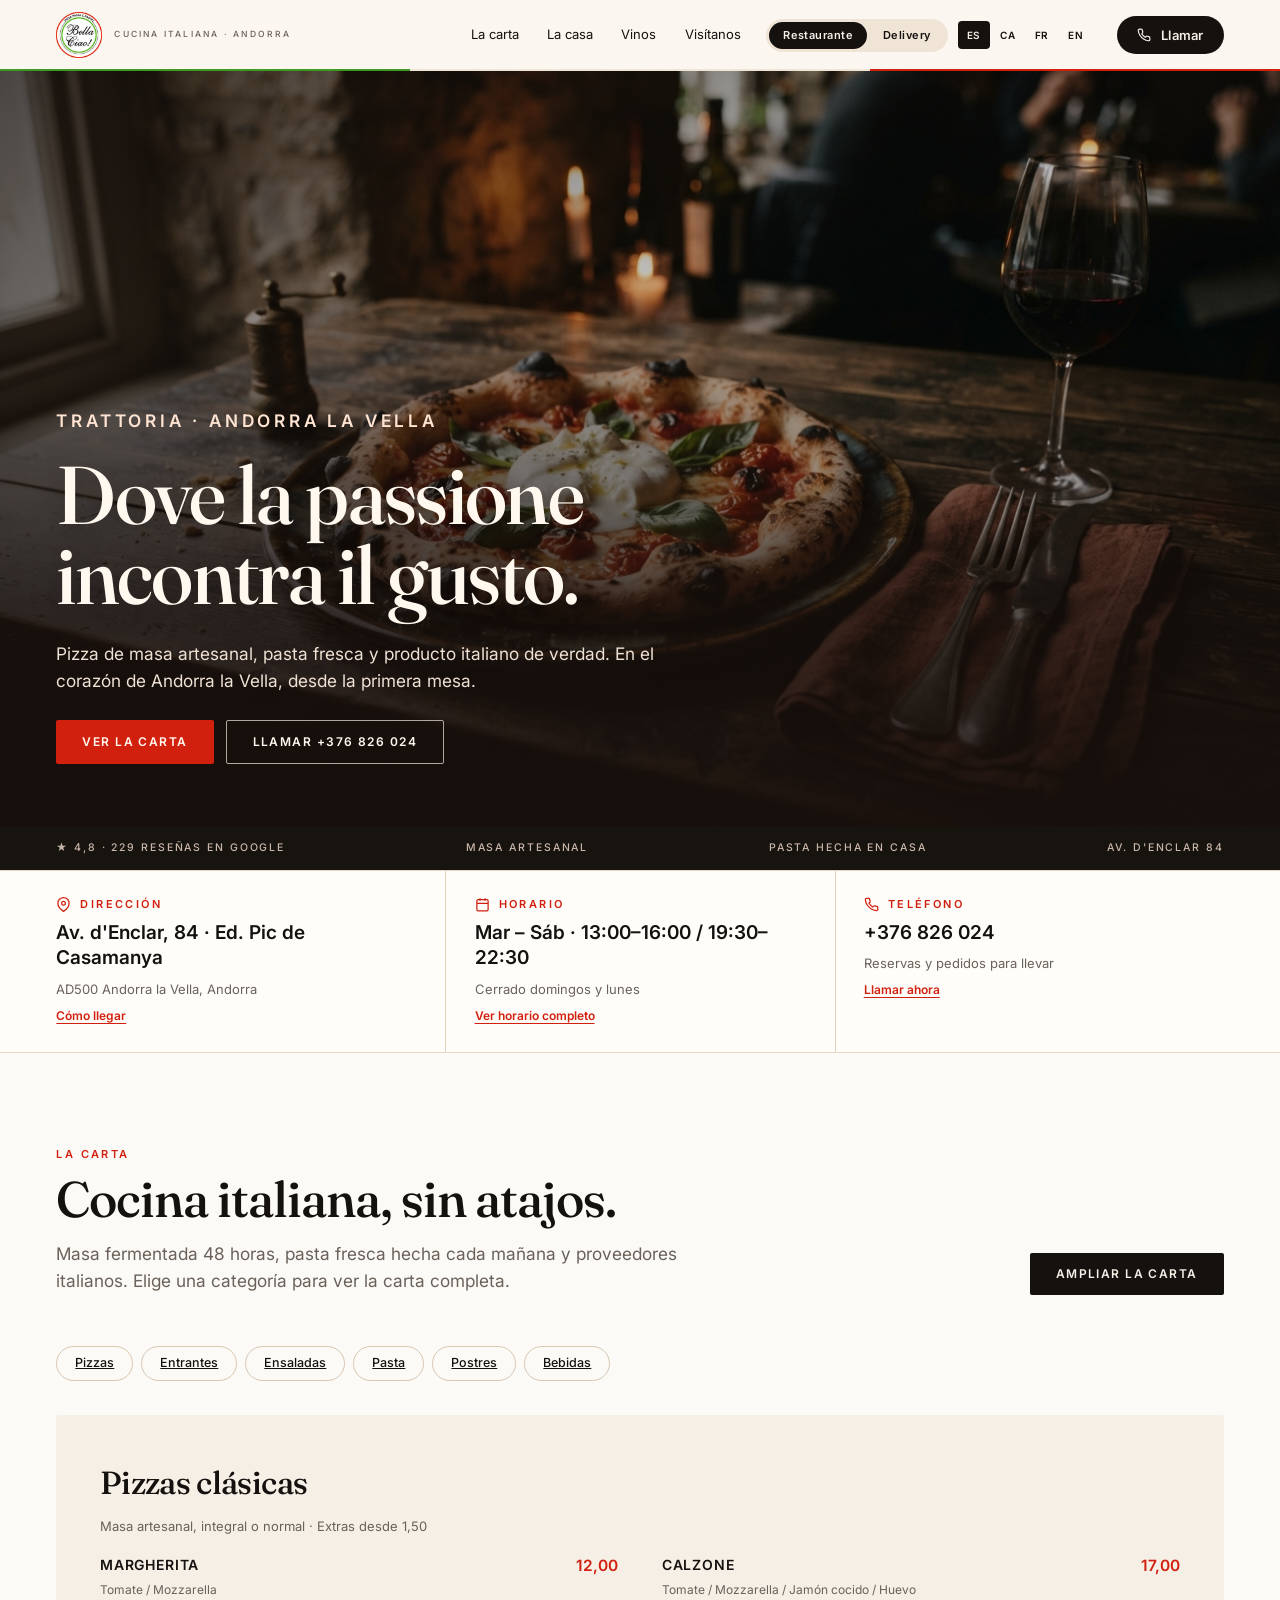
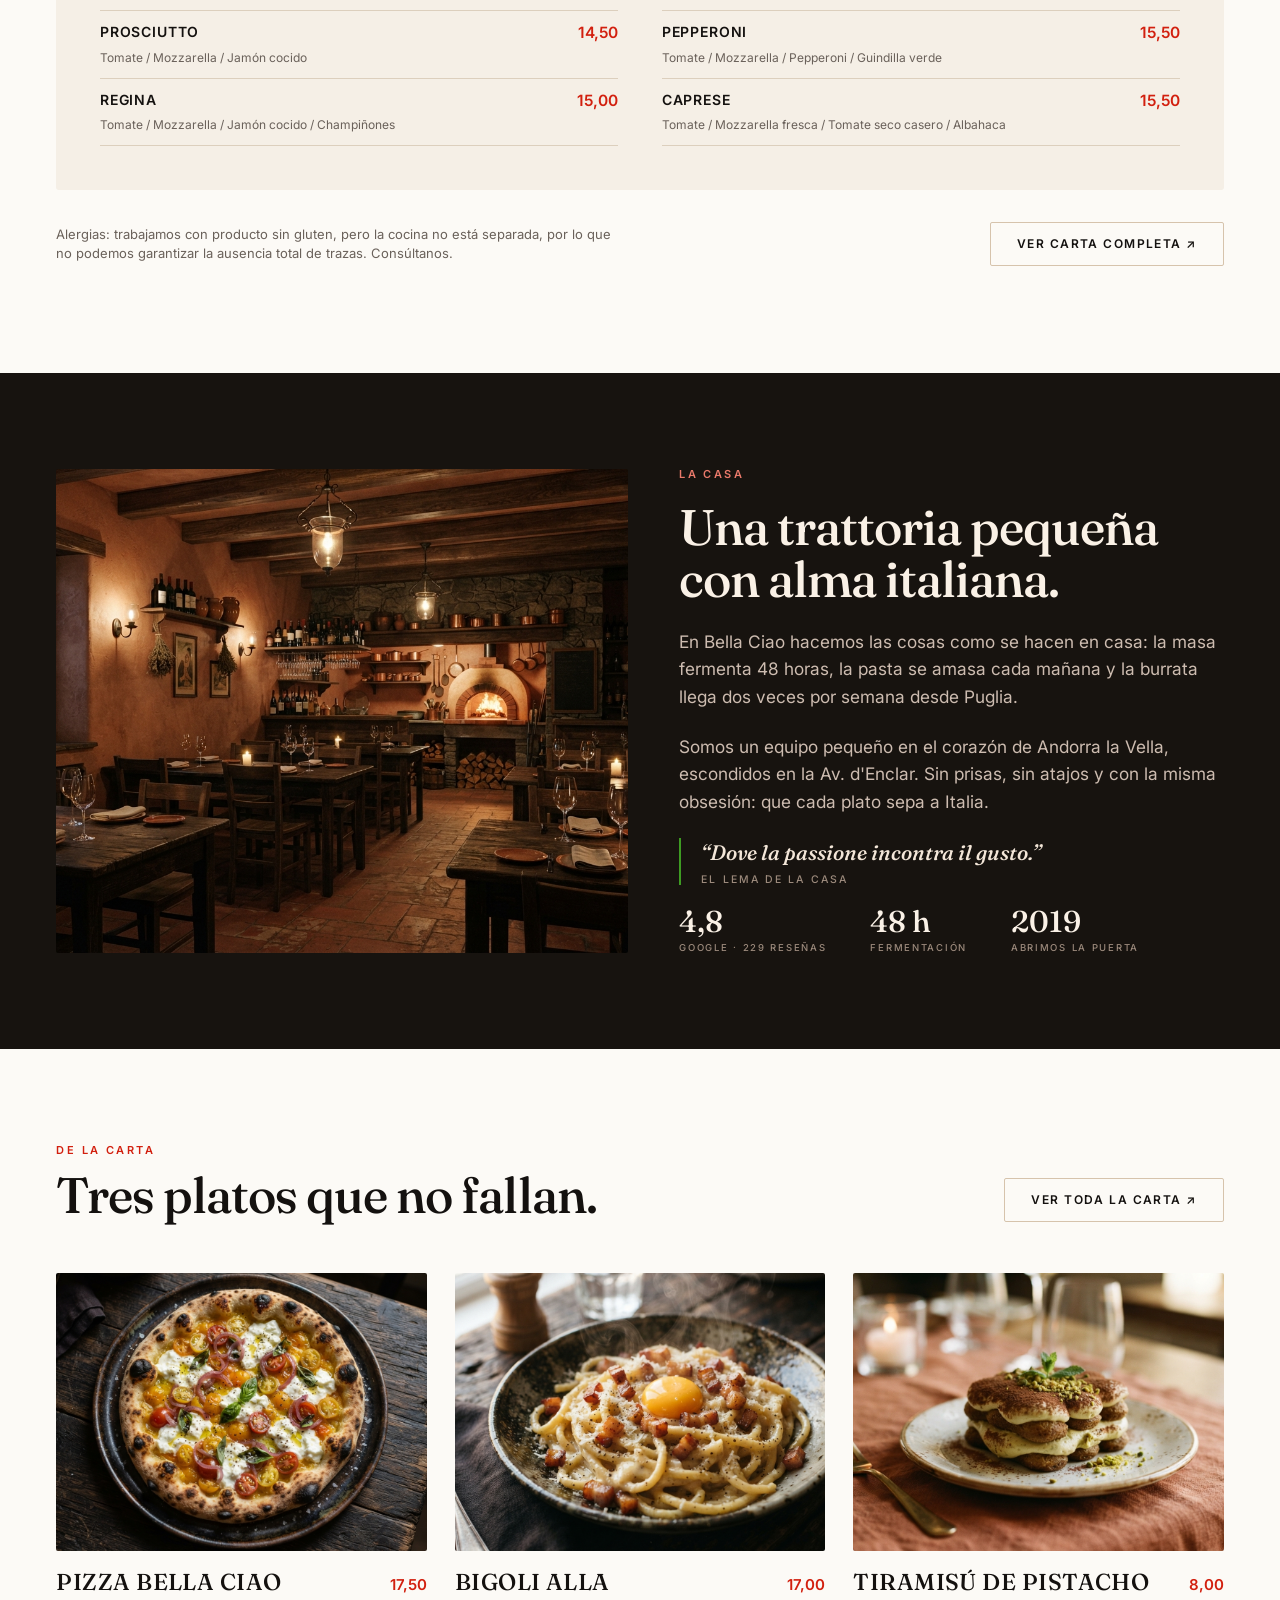
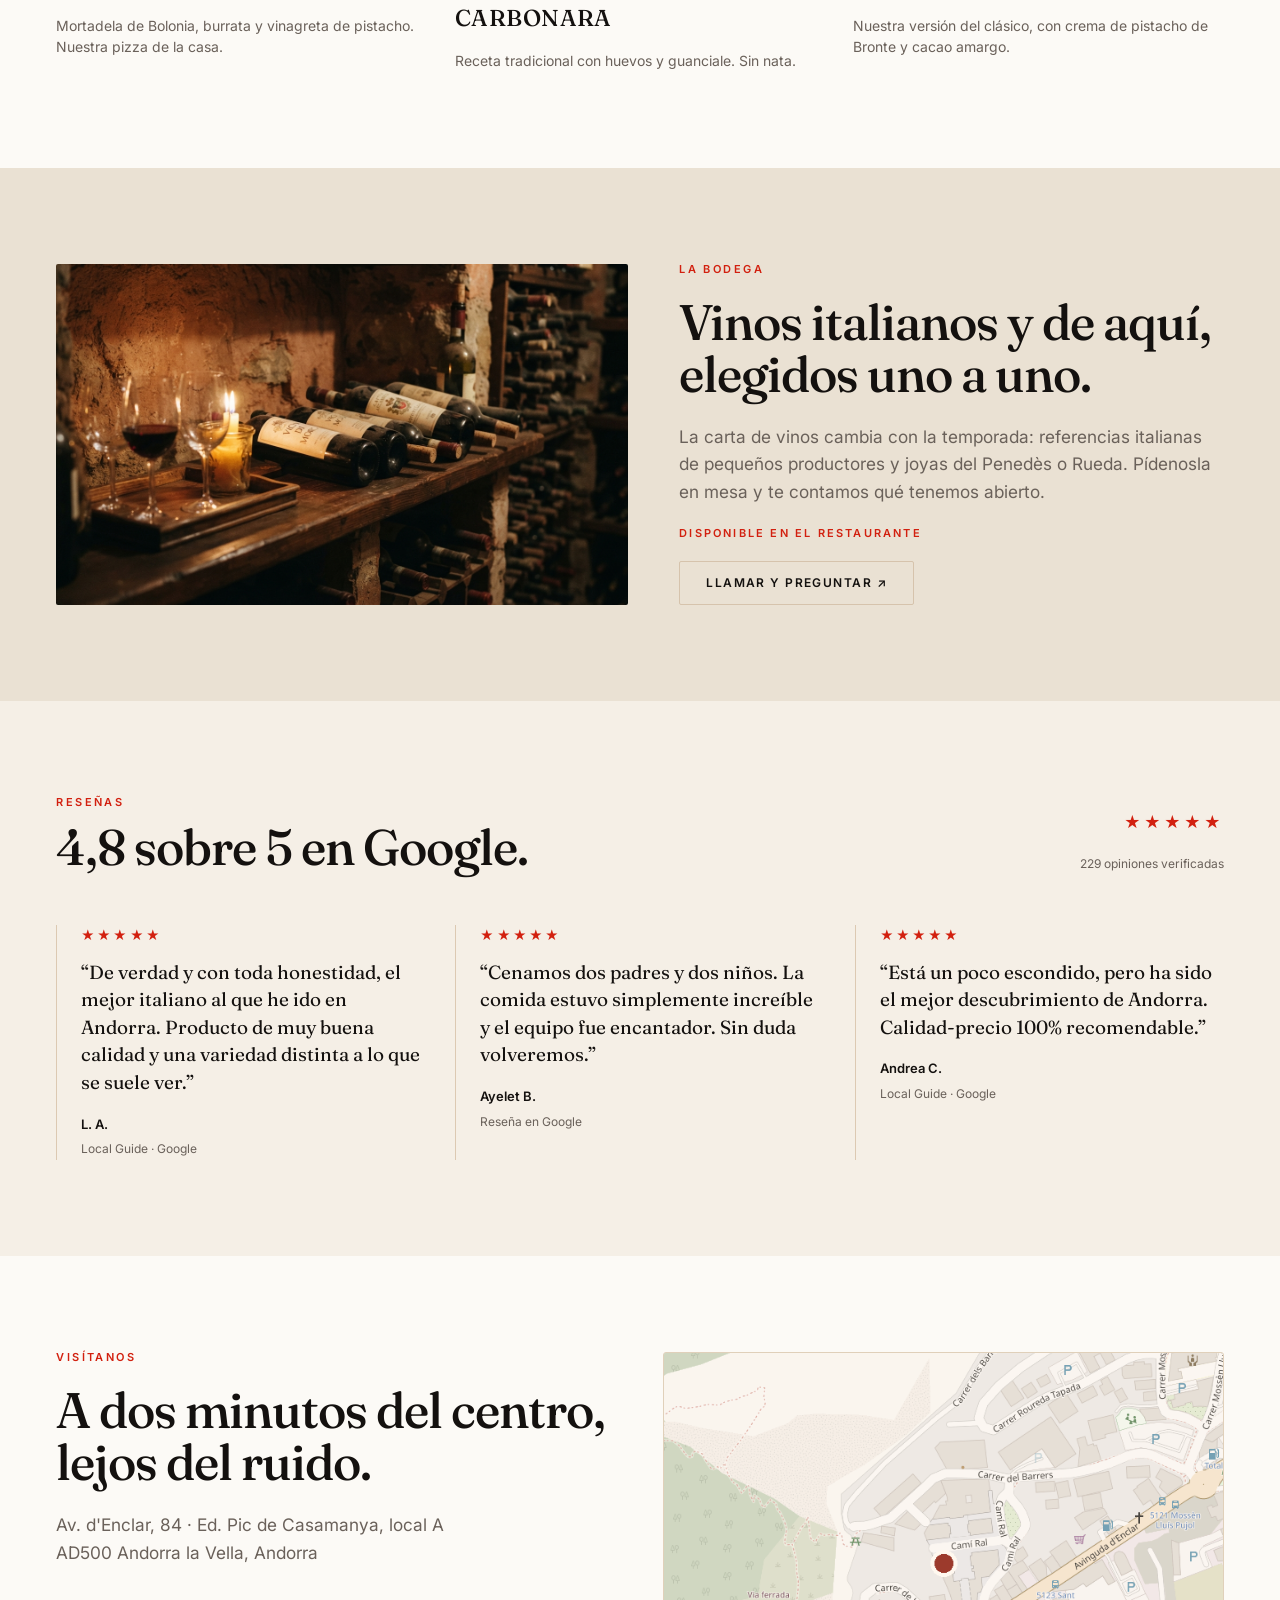
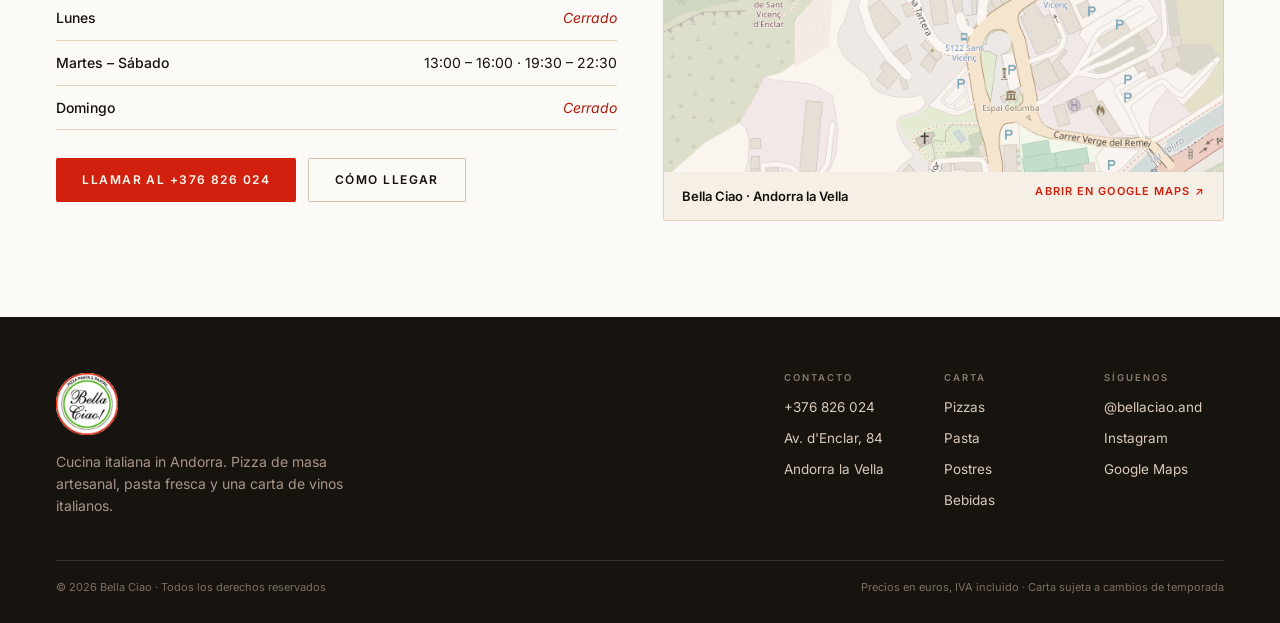
<file: index.html>
<!doctype html>
<html lang="es">
<head>
  <meta charset="utf-8">
  <meta name="viewport" content="width=device-width, initial-scale=1">
  <title>Bella Ciao · Cucina italiana en Andorra la Vella</title>
  <meta name="description" content="Trattoria italiana en Andorra la Vella. Pizza artesanal, pasta fresca y vinos italianos. Llama al +376 826 024.">
  <link rel="preconnect" href="https://fonts.googleapis.com">
  <link rel="preconnect" href="https://fonts.gstatic.com" crossorigin>
  <link href="https://fonts.googleapis.com/css2?family=Fraunces:opsz,wght@9..144,400;9..144,500;9..144,600&family=Inter:wght@300;400;500;600;700&display=swap" rel="stylesheet">
  <link rel="icon" href="assets/logo.png" type="image/png">
  <link rel="stylesheet" href="assets/site.css">
</head>
<body>

<header class="site-header">
  <div class="wrap header-inner">
    <a class="brand" href="index.html">
      <img src="assets/logo.png" alt="Bella Ciao · Pizza Pasta & Pastry" width="46" height="46">
      <span>CUCINA ITALIANA · ANDORRA</span>
    </a>
    <nav class="nav-links" aria-label="Principal">
      <a href="carta.html">La carta</a>
      <a href="#casa">La casa</a>
      <a href="#bodega">Vinos</a>
      <a href="#visitanos">Visítanos</a>
    </nav>
    <div class="switchers">
      <div class="seg" role="group" aria-label="Canal">
        <button type="button" data-channel="restaurant" aria-pressed="true">Restaurante</button>
        <button type="button" data-channel="delivery" aria-pressed="false">Delivery</button>
      </div>
      <div class="langs" role="group" aria-label="Idioma">
        <button type="button" data-lang="es" aria-pressed="true">ES</button>
        <button type="button" data-lang="ca" aria-pressed="false">CA</button>
        <button type="button" data-lang="fr" aria-pressed="false">FR</button>
        <button type="button" data-lang="en" aria-pressed="false">EN</button>
      </div>
    </div>
    <a class="btn btn-dark btn-call" href="tel:+376826024" aria-label="Llamar al +376 826 024">
      <svg width="14" height="14" viewBox="0 0 24 24" fill="none" stroke="currentColor" stroke-width="2" aria-hidden="true"><path d="M22 16.92v3a2 2 0 0 1-2.18 2 19.79 19.79 0 0 1-8.63-3.07 19.5 19.5 0 0 1-6-6A19.79 19.79 0 0 1 2.12 4.18 2 2 0 0 1 4.11 2h3a2 2 0 0 1 2 1.72c.13.96.36 1.9.7 2.81a2 2 0 0 1-.45 2.11L8.09 9.91a16 16 0 0 0 6 6l1.27-1.27a2 2 0 0 1 2.11-.45c.9.34 1.85.57 2.81.7A2 2 0 0 1 22 16.92z"/></svg>
      <span data-call-label>Llamar</span>
    </a>
  </div>
</header>

<main>
  <section class="hero">
    <div class="wrap hero-inner">
      <p class="eyebrow">TRATTORIA · ANDORRA LA VELLA</p>
      <h1 class="h-display">Dove la passione incontra il gusto.</h1>
      <p>Pizza de masa artesanal, pasta fresca y producto italiano de verdad. En el corazón de Andorra la Vella, desde la primera mesa.</p>
      <div class="hero-actions">
        <a class="btn btn-wine" href="carta.html">VER LA CARTA</a>
        <a class="btn btn-ghost-light" href="tel:+376826024">LLAMAR +376 826 024</a>
      </div>
    </div>
  </section>

  <div class="badges">
    <div class="wrap">
      <span>★ 4,8 · 229 RESEÑAS EN GOOGLE</span>
      <span>MASA ARTESANAL</span>
      <span>PASTA HECHA EN CASA</span>
      <span>AV. D'ENCLAR 84</span>
    </div>
  </div>

  <section class="info" aria-label="Datos del restaurante">
    <div class="wrap">
      <div class="info-cell">
        <div class="label">
          <svg viewBox="0 0 24 24" fill="none" stroke="currentColor" stroke-width="2" aria-hidden="true"><path d="M21 10c0 7-9 13-9 13s-9-6-9-13a9 9 0 0 1 18 0z"/><circle cx="12" cy="10" r="3"/></svg>
          DIRECCIÓN
        </div>
        <strong>Av. d'Enclar, 84 · Ed. Pic de Casamanya</strong>
        <small>AD500 Andorra la Vella, Andorra</small>
        <a href="https://maps.google.com/?q=Bella+Ciao+Av+d%27Enclar+84+Andorra+la+Vella">Cómo llegar</a>
      </div>
      <div class="info-cell">
        <div class="label">
          <svg viewBox="0 0 24 24" fill="none" stroke="currentColor" stroke-width="2" aria-hidden="true"><rect x="3" y="4" width="18" height="18" rx="2"/><path d="M16 2v4M8 2v4M3 10h18"/></svg>
          HORARIO
        </div>
        <strong>Mar – Sáb · 13:00–16:00 / 19:30–22:30</strong>
        <small>Cerrado domingos y lunes</small>
        <a href="#visitanos">Ver horario completo</a>
      </div>
      <div class="info-cell">
        <div class="label">
          <svg viewBox="0 0 24 24" fill="none" stroke="currentColor" stroke-width="2" aria-hidden="true"><path d="M22 16.92v3a2 2 0 0 1-2.18 2 19.79 19.79 0 0 1-8.63-3.07 19.5 19.5 0 0 1-6-6A19.79 19.79 0 0 1 2.12 4.18 2 2 0 0 1 4.11 2h3a2 2 0 0 1 2 1.72c.13.96.36 1.9.7 2.81a2 2 0 0 1-.45 2.11L8.09 9.91a16 16 0 0 0 6 6l1.27-1.27a2 2 0 0 1 2.11-.45c.9.34 1.85.57 2.81.7A2 2 0 0 1 22 16.92z"/></svg>
          TELÉFONO
        </div>
        <strong>+376 826 024</strong>
        <small>Reservas y pedidos para llevar</small>
        <a href="tel:+376826024">Llamar ahora</a>
      </div>
    </div>
  </section>

  <section class="section" id="carta">
    <div class="wrap">
      <div class="section-head">
        <div>
          <p class="eyebrow">LA CARTA</p>
          <h2 class="h-section">Cocina italiana, sin atajos.</h2>
          <p class="lead">Masa fermentada 48 horas, pasta fresca hecha cada mañana y proveedores italianos. Elige una categoría para ver la carta completa.</p>
        </div>
        <a class="btn btn-dark" href="carta.html">AMPLIAR LA CARTA</a>
      </div>

      <div class="tabs">
        <a class="tab" href="carta.html#pizze">Pizzas</a>
        <a class="tab" href="carta.html#entrantes">Entrantes</a>
        <a class="tab" href="carta.html#ensaladas">Ensaladas</a>
        <a class="tab" href="carta.html#pasta">Pasta</a>
        <a class="tab" href="carta.html#postres">Postres</a>
        <a class="tab" href="carta.html#bebidas">Bebidas</a>
      </div>

      <div class="menu-panel" id="preview-panel"></div>

      <div class="section-head" style="margin:22px 0 0; align-items:center;">
        <p class="notice">Alergias: trabajamos con producto sin gluten, pero la cocina no está separada, por lo que no podemos garantizar la ausencia total de trazas. Consúltanos.</p>
        <a class="btn btn-ghost-dark" href="carta.html">VER CARTA COMPLETA ↗</a>
      </div>
    </div>
  </section>

  <section class="section section-dark" id="casa">
    <div class="wrap split">
      <img src="images/generated-5.png" alt="Interior de la trattoria Bella Ciao" loading="lazy">
      <div class="stack">
        <p class="eyebrow">LA CASA</p>
        <h2 class="h-section">Una trattoria pequeña con alma italiana.</h2>
        <p class="lead">En Bella Ciao hacemos las cosas como se hacen en casa: la masa fermenta 48 horas, la pasta se amasa cada mañana y la burrata llega dos veces por semana desde Puglia.</p>
        <p class="lead">Somos un equipo pequeño en el corazón de Andorra la Vella, escondidos en la Av. d'Enclar. Sin prisas, sin atajos y con la misma obsesión: que cada plato sepa a Italia.</p>
        <div class="quote">
          <p>“Dove la passione incontra il gusto.”</p>
          <small>EL LEMA DE LA CASA</small>
        </div>
        <div class="stats">
          <div><b>4,8</b><span>GOOGLE · 229 RESEÑAS</span></div>
          <div><b>48 h</b><span>FERMENTACIÓN</span></div>
          <div><b>2019</b><span>ABRIMOS LA PUERTA</span></div>
        </div>
      </div>
    </div>
  </section>

  <section class="section">
    <div class="wrap">
      <div class="section-head">
        <div>
          <p class="eyebrow">DE LA CARTA</p>
          <h2 class="h-section">Tres platos que no fallan.</h2>
        </div>
        <a class="btn btn-ghost-dark" href="carta.html">VER TODA LA CARTA ↗</a>
      </div>
      <div class="cards">
        <article class="card">
          <img src="images/generated-4.png" alt="Pizza Bella Ciao" loading="lazy">
          <div class="card-top"><h3>Pizza BELLA CIAO</h3><span class="price">17,50</span></div>
          <p>Mortadela de Bolonia, burrata y vinagreta de pistacho. Nuestra pizza de la casa.</p>
        </article>
        <article class="card">
          <img src="images/generated-3.png" alt="Bigoli alla carbonara" loading="lazy">
          <div class="card-top"><h3>Bigoli alla carbonara</h3><span class="price">17,00</span></div>
          <p>Receta tradicional con huevos y guanciale. Sin nata.</p>
        </article>
        <article class="card">
          <img src="images/generated-2.png" alt="Tiramisú de pistacho" loading="lazy">
          <div class="card-top"><h3>Tiramisú de pistacho</h3><span class="price">8,00</span></div>
          <p>Nuestra versión del clásico, con crema de pistacho de Bronte y cacao amargo.</p>
        </article>
      </div>
    </div>
  </section>

  <section class="section section-sand" id="bodega">
    <div class="wrap split">
      <img src="images/generated-6.png" alt="Bodega de vinos de Bella Ciao" loading="lazy">
      <div class="stack">
        <p class="eyebrow">LA BODEGA</p>
        <h2 class="h-section">Vinos italianos y de aquí, elegidos uno a uno.</h2>
        <p class="lead">La carta de vinos cambia con la temporada: referencias italianas de pequeños productores y joyas del Penedès o Rueda. Pídenosla en mesa y te contamos qué tenemos abierto.</p>
        <p class="eyebrow" style="letter-spacing:.2em">DISPONIBLE EN EL RESTAURANTE</p>
        <div><a class="btn btn-ghost-dark" href="tel:+376826024">LLAMAR Y PREGUNTAR ↗</a></div>
      </div>
    </div>
  </section>

  <section class="section section-cream">
    <div class="wrap">
      <div class="section-head">
        <div>
          <p class="eyebrow">RESEÑAS</p>
          <h2 class="h-section">4,8 sobre 5 en Google.</h2>
        </div>
        <div style="text-align:right">
          <div style="color:var(--wine);letter-spacing:.18em">★★★★★</div>
          <p class="muted" style="font-size:12px;margin:6px 0 0">229 opiniones verificadas</p>
        </div>
      </div>
      <div class="reviews">
        <div class="review">
          <div class="stars">★★★★★</div>
          <blockquote>“De verdad y con toda honestidad, el mejor italiano al que he ido en Andorra. Producto de muy buena calidad y una variedad distinta a lo que se suele ver.”</blockquote>
          <div><b>L. A.</b><br><small>Local Guide · Google</small></div>
        </div>
        <div class="review">
          <div class="stars">★★★★★</div>
          <blockquote>“Cenamos dos padres y dos niños. La comida estuvo simplemente increíble y el equipo fue encantador. Sin duda volveremos.”</blockquote>
          <div><b>Ayelet B.</b><br><small>Reseña en Google</small></div>
        </div>
        <div class="review">
          <div class="stars">★★★★★</div>
          <blockquote>“Está un poco escondido, pero ha sido el mejor descubrimiento de Andorra. Calidad-precio 100% recomendable.”</blockquote>
          <div><b>Andrea C.</b><br><small>Local Guide · Google</small></div>
        </div>
      </div>
    </div>
  </section>

  <section class="section" id="visitanos">
    <div class="wrap visit">
      <div class="stack">
        <p class="eyebrow">VISÍTANOS</p>
        <h2 class="h-section">A dos minutos del centro, lejos del ruido.</h2>
        <p class="lead">Av. d'Enclar, 84 · Ed. Pic de Casamanya, local A<br>AD500 Andorra la Vella, Andorra</p>
        <div class="hours">
          <div class="hours-row"><strong>Lunes</strong><em>Cerrado</em></div>
          <div class="hours-row"><strong>Martes – Sábado</strong><span>13:00 – 16:00 · 19:30 – 22:30</span></div>
          <div class="hours-row"><strong>Domingo</strong><em>Cerrado</em></div>
        </div>
        <div class="hero-actions" style="margin-top:6px">
          <a class="btn btn-wine" href="tel:+376826024">Llamar al +376 826 024</a>
          <a class="btn btn-ghost-dark" href="https://maps.google.com/?q=Bella+Ciao+Av+d%27Enclar+84+Andorra+la+Vella">Cómo llegar</a>
        </div>
      </div>
      <div class="map-card">
        <img src="map-warm.png" alt="Mapa de Bella Ciao en Andorra la Vella" loading="lazy">
        <div class="map-foot">
          <b>Bella Ciao · Andorra la Vella</b>
          <a href="https://maps.google.com/?q=Bella+Ciao+Av+d%27Enclar+84+Andorra+la+Vella">ABRIR EN GOOGLE MAPS ↗</a>
        </div>
      </div>
    </div>
  </section>
</main>

<footer class="site-footer">
  <div class="wrap">
    <div class="footer-grid">
      <div class="footer-brand">
        <img src="assets/logo.png" alt="Bella Ciao" width="62" height="62">
        <p>Cucina italiana in Andorra. Pizza de masa artesanal, pasta fresca y una carta de vinos italianos.</p>
      </div>
      <div class="footer-col">
        <h4>CONTACTO</h4>
        <a href="tel:+376826024">+376 826 024</a>
        <a href="https://maps.google.com/?q=Bella+Ciao+Andorra">Av. d'Enclar, 84</a>
        <span>Andorra la Vella</span>
      </div>
      <div class="footer-col">
        <h4>CARTA</h4>
        <a href="carta.html#pizze">Pizzas</a>
        <a href="carta.html#pasta">Pasta</a>
        <a href="carta.html#postres">Postres</a>
        <a href="carta.html#bebidas">Bebidas</a>
      </div>
      <div class="footer-col">
        <h4>SÍGUENOS</h4>
        <a href="https://www.instagram.com/bellaciao.and" target="_blank" rel="noopener">@bellaciao.and</a>
        <a href="https://www.instagram.com/bellaciao.and" target="_blank" rel="noopener">Instagram</a>
        <a href="https://maps.google.com/?q=Bella+Ciao+Andorra" target="_blank" rel="noopener">Google Maps</a>
      </div>
    </div>
    <div class="footer-bottom">
      <span>© 2026 Bella Ciao · Todos los derechos reservados</span>
      <span>Precios en euros, IVA incluido · Carta sujeta a cambios de temporada</span>
    </div>
  </div>
</footer>

<script src="assets/menu-data.js"></script>
<script src="assets/i18n.js"></script>
<script src="assets/app.js"></script>
</body>
</html>
</file>
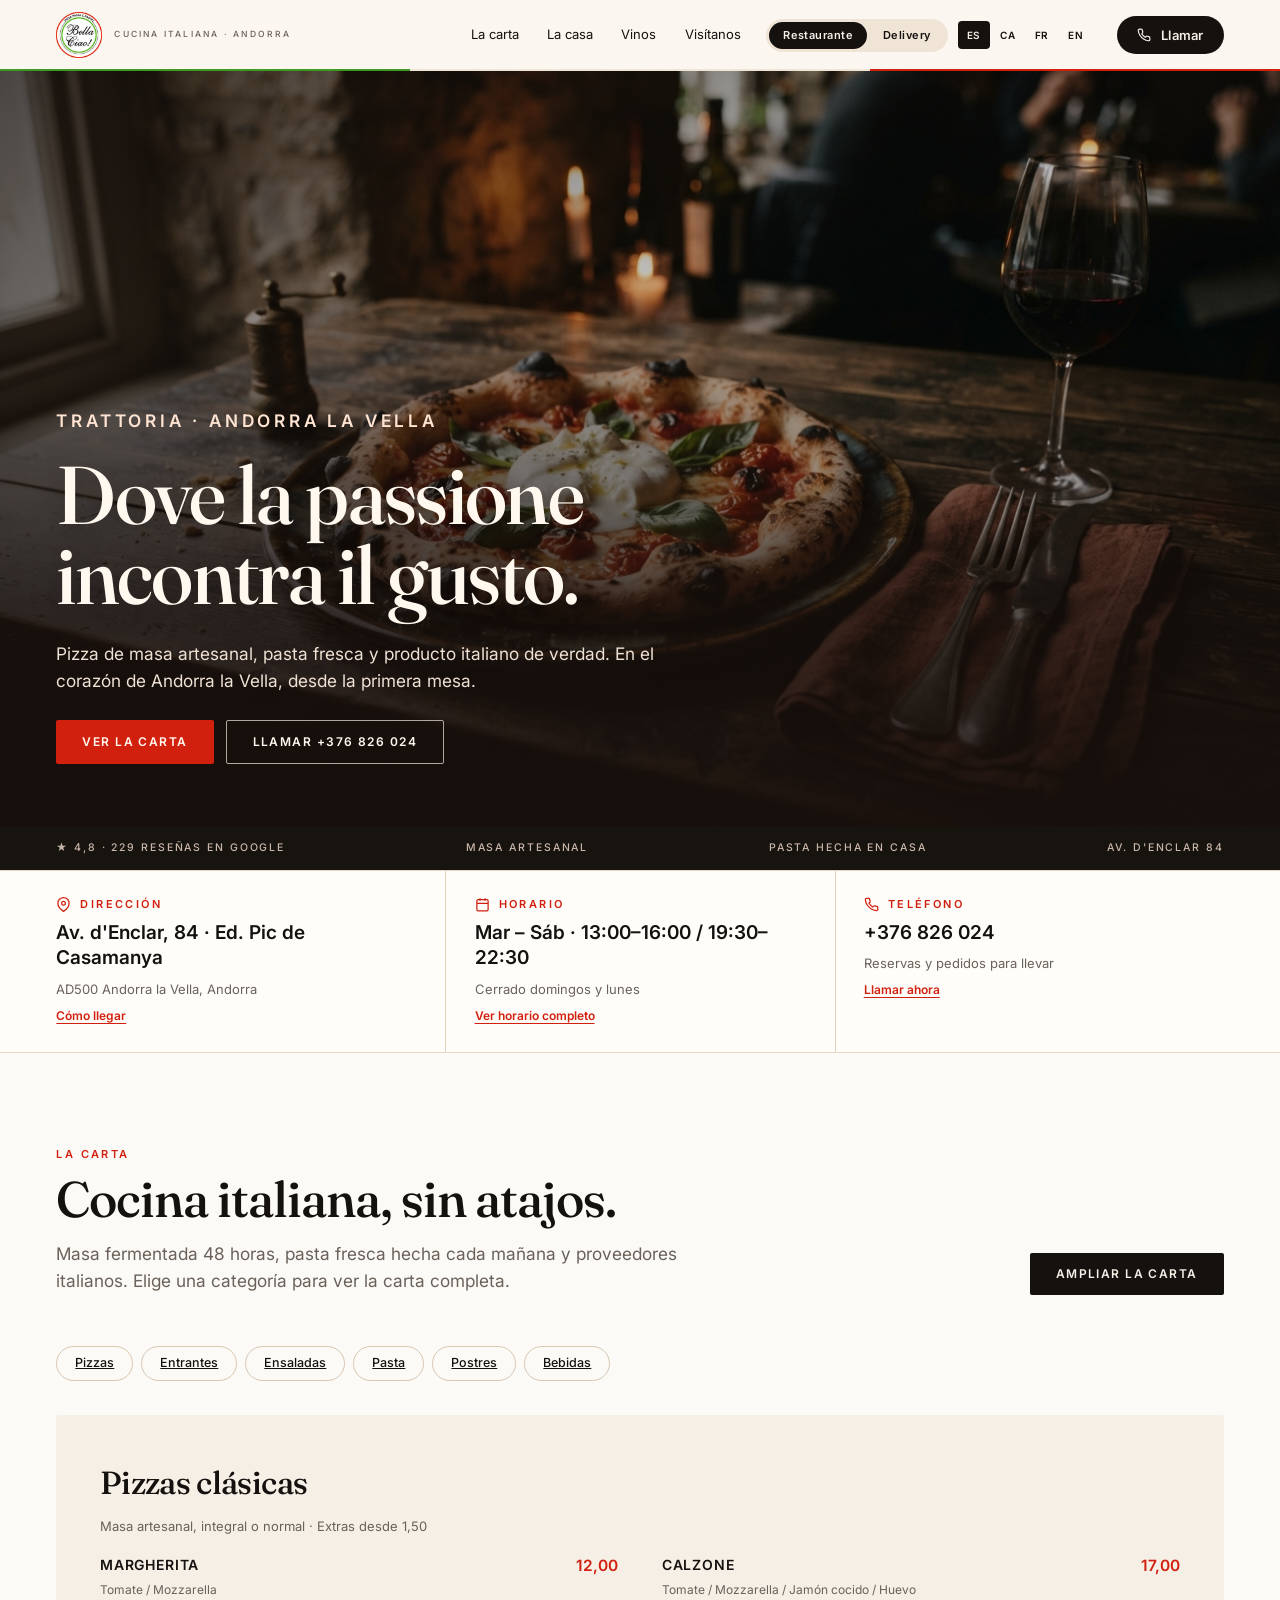
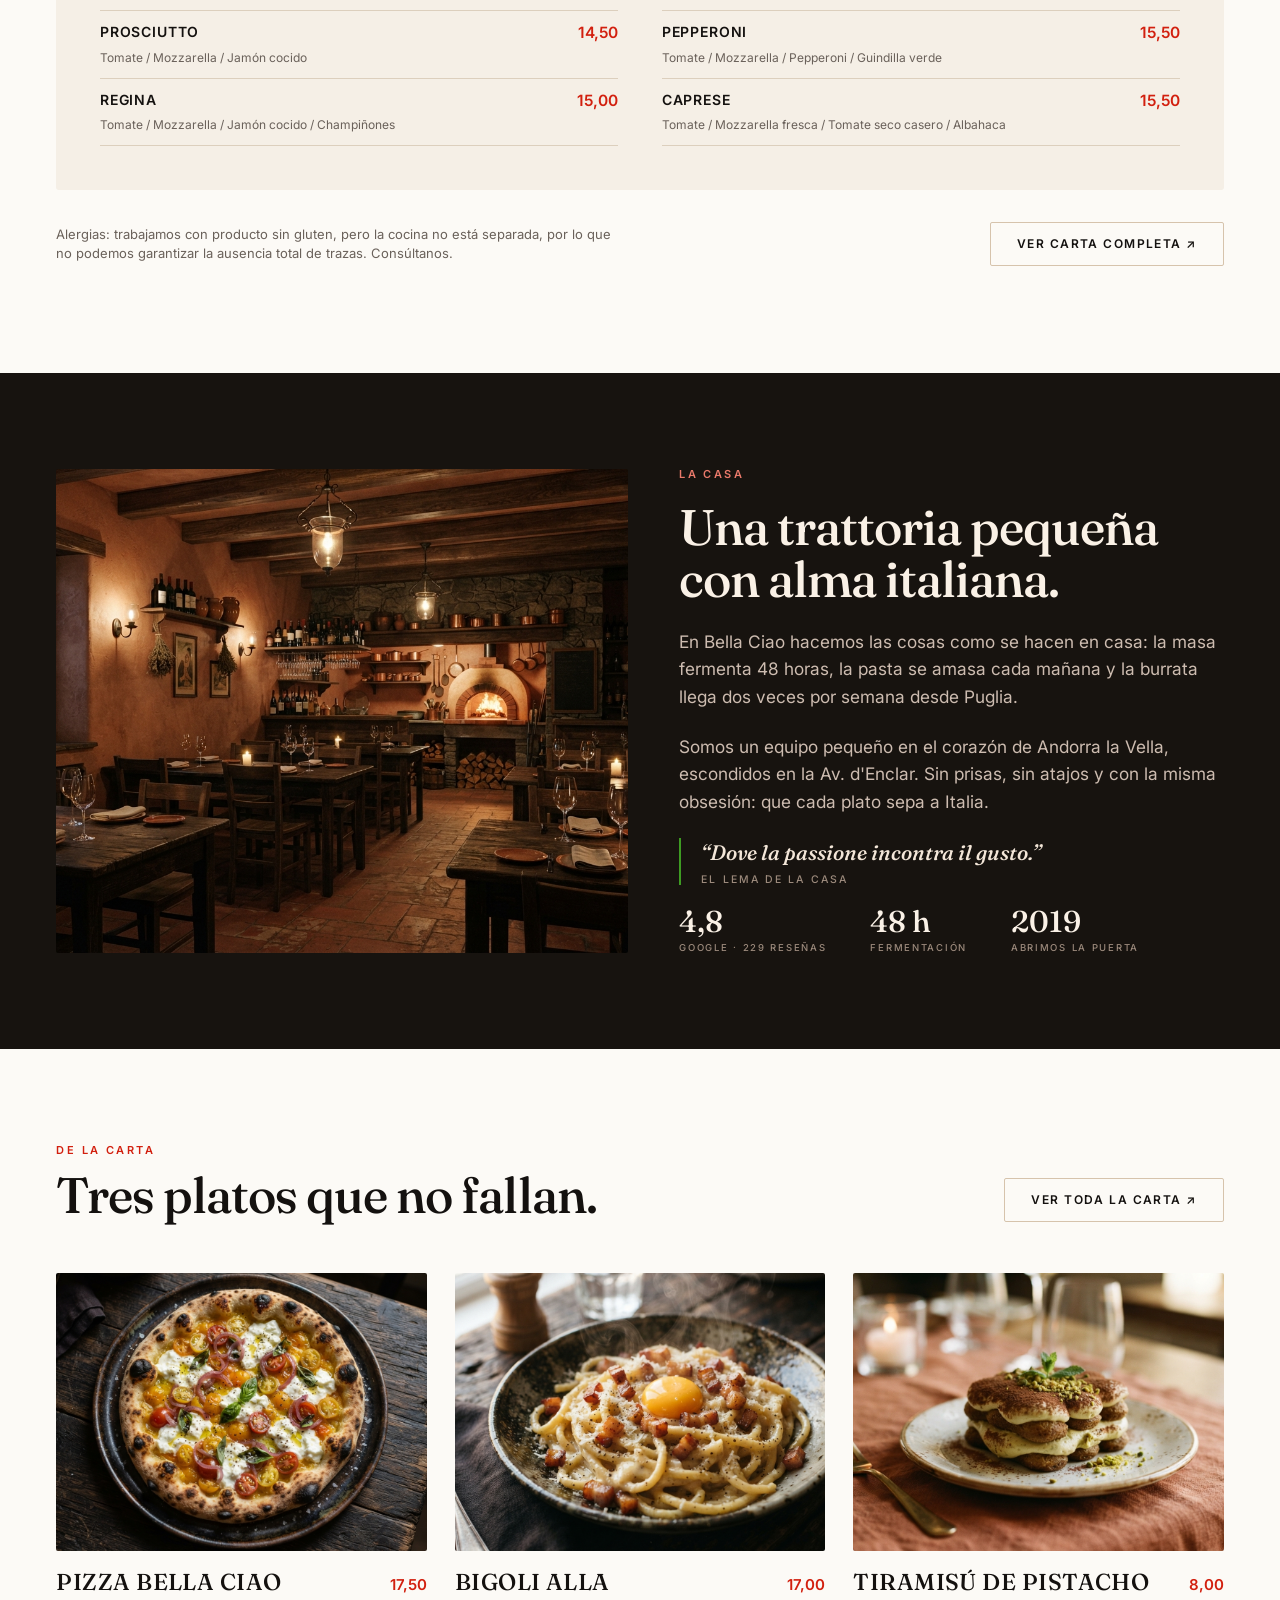
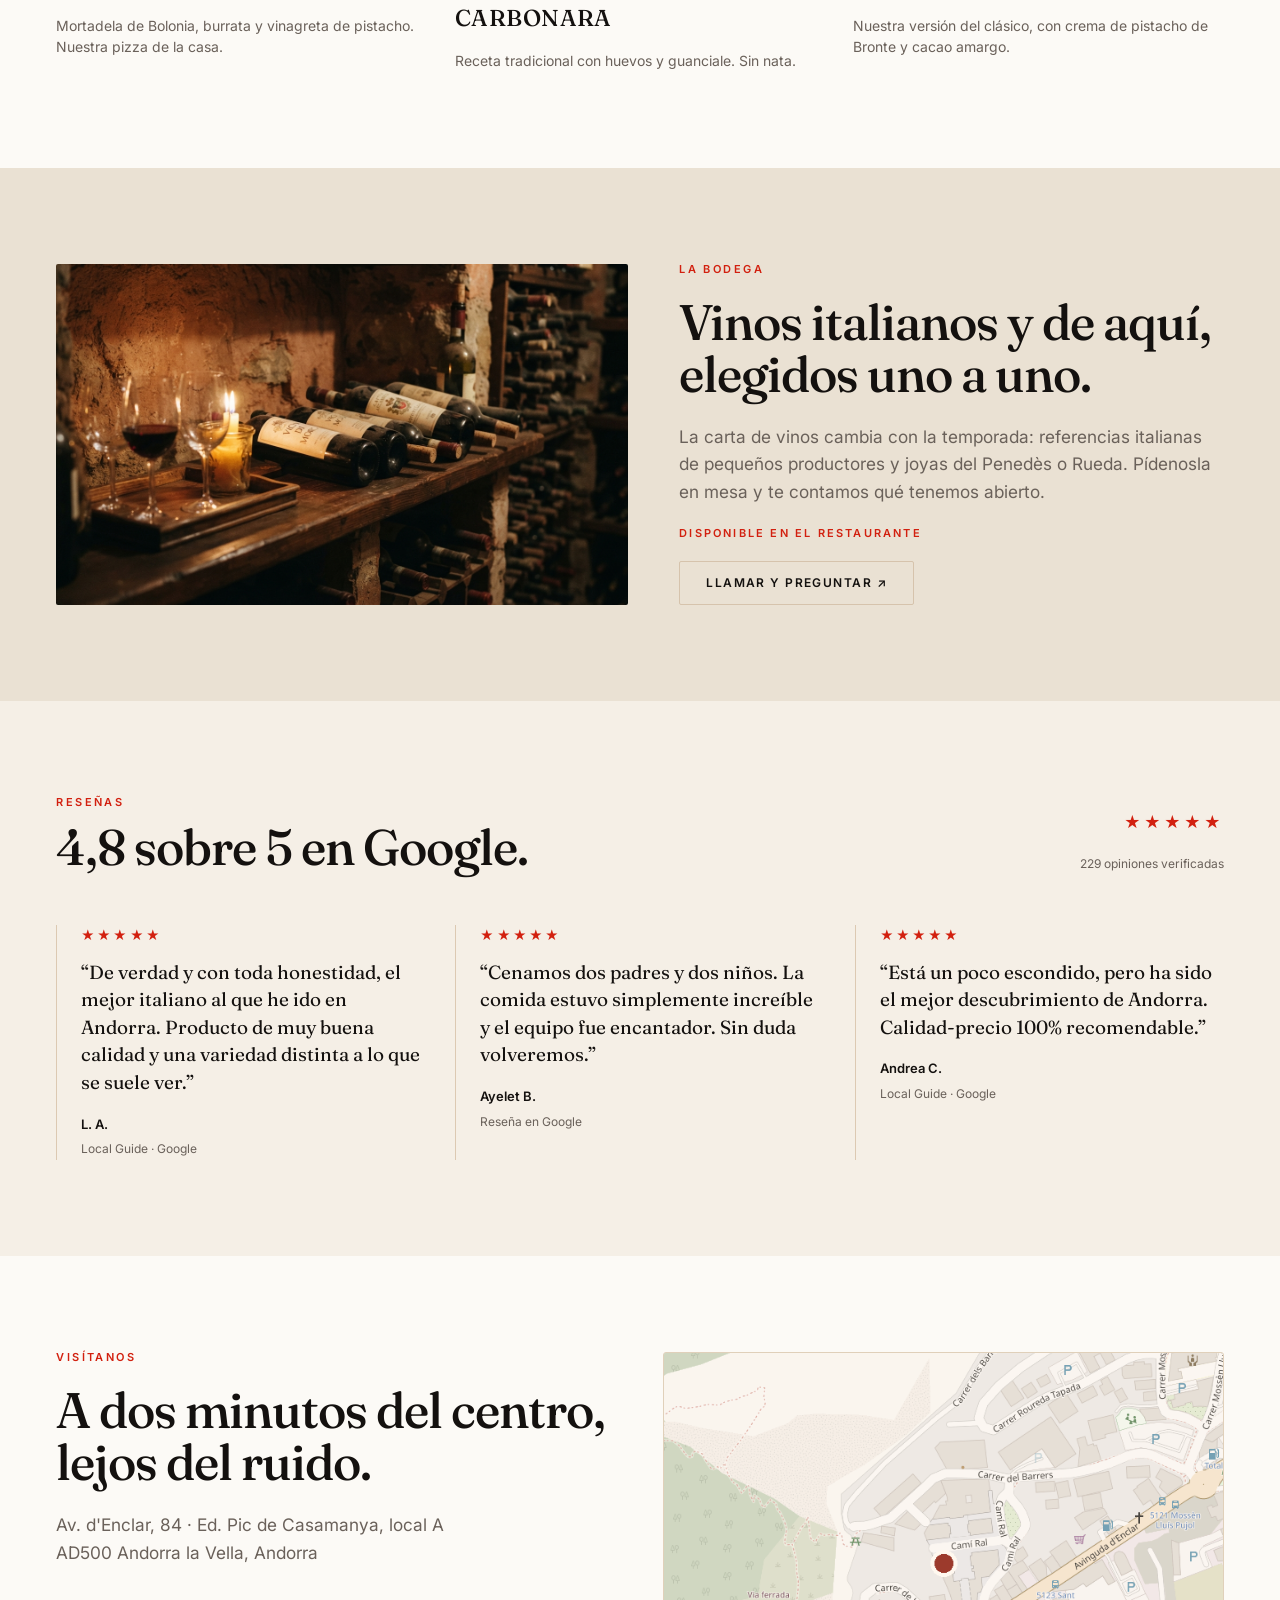
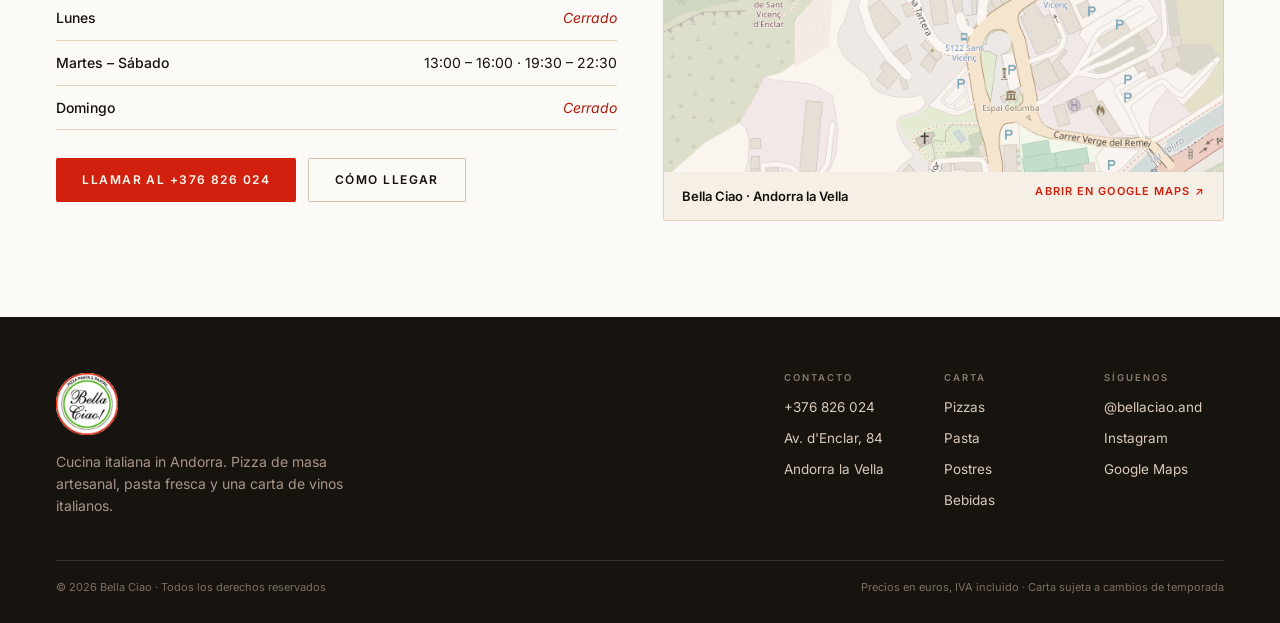
<file: bella-ciao.html>
<!doctype html>
<html lang="es">
<head>
  <meta charset="utf-8">
  <meta name="viewport" content="width=device-width, initial-scale=1">
  <title>Bella Ciao</title>
  <link rel="canonical" href="index.html">
  <meta http-equiv="refresh" content="0;url=index.html">
  <script>location.replace('index.html' + location.search + location.hash);</script>
</head>
<body></body>
</html>
</file>
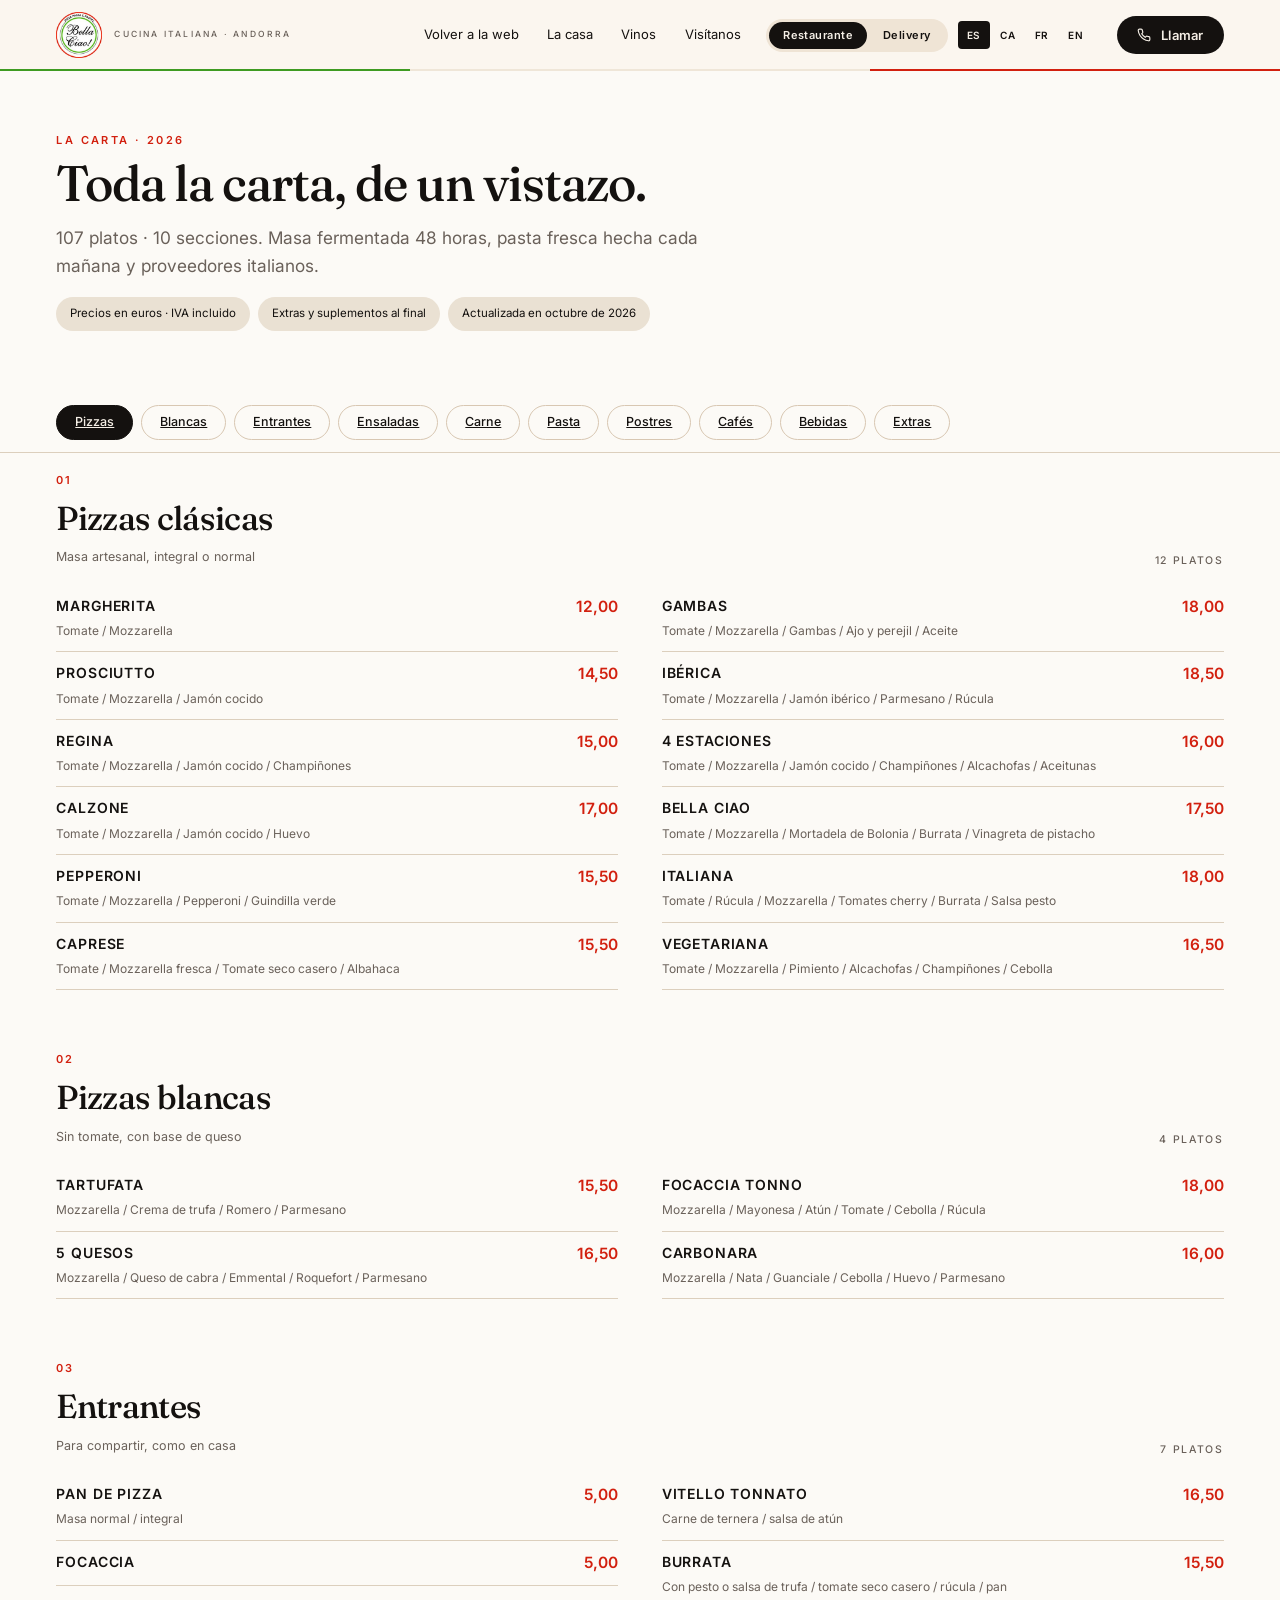
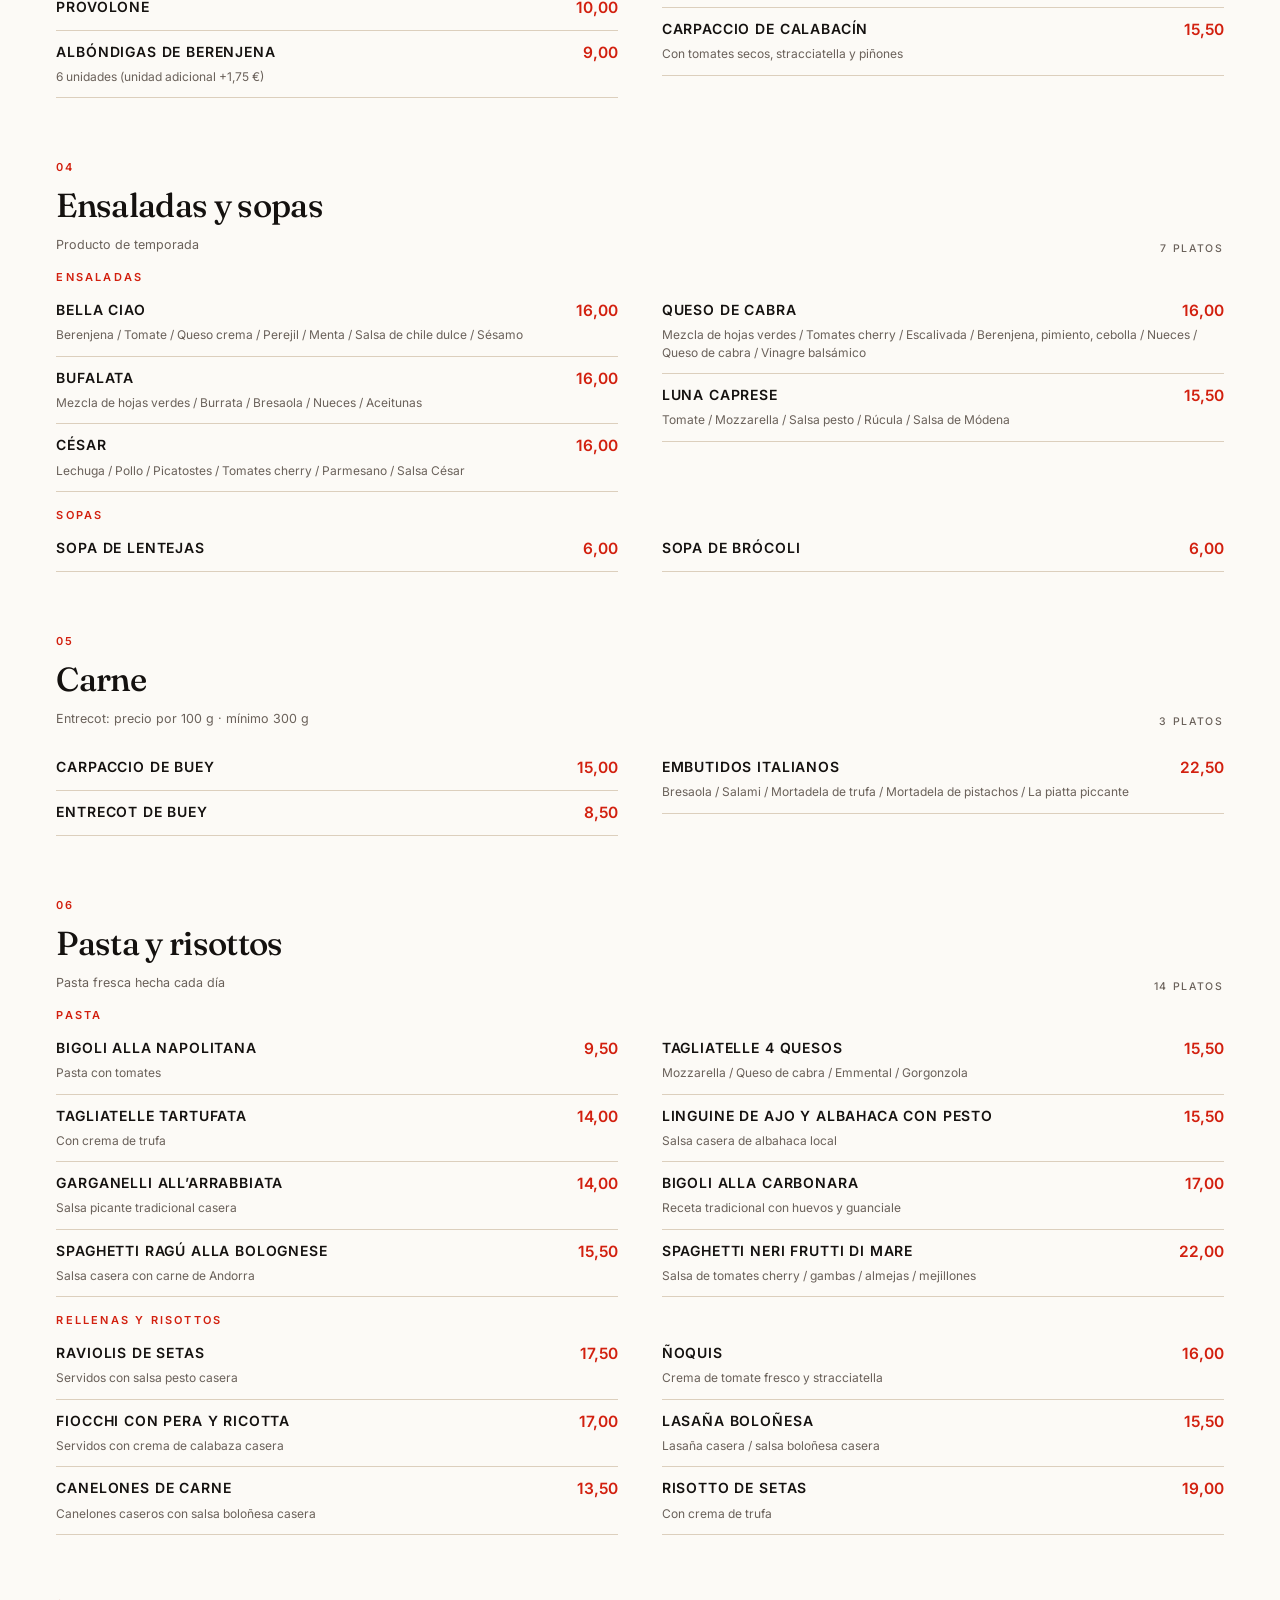
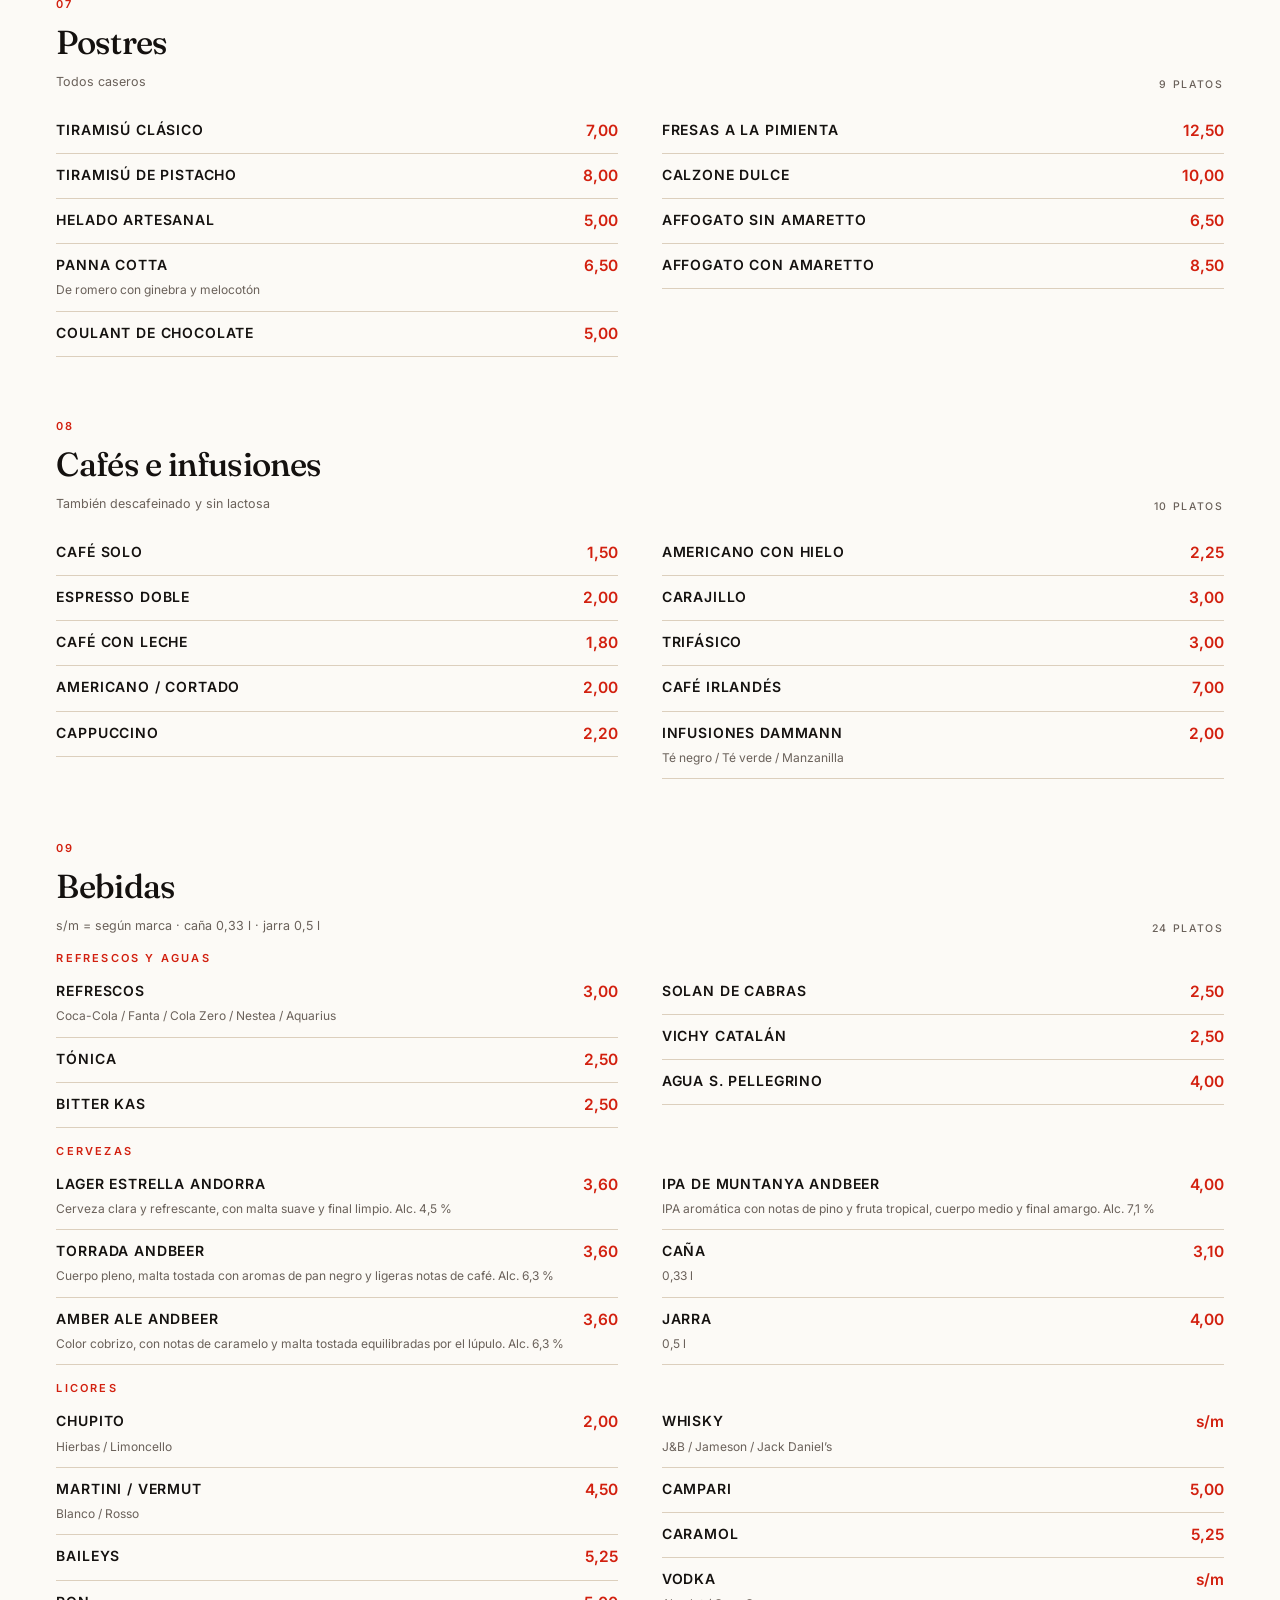
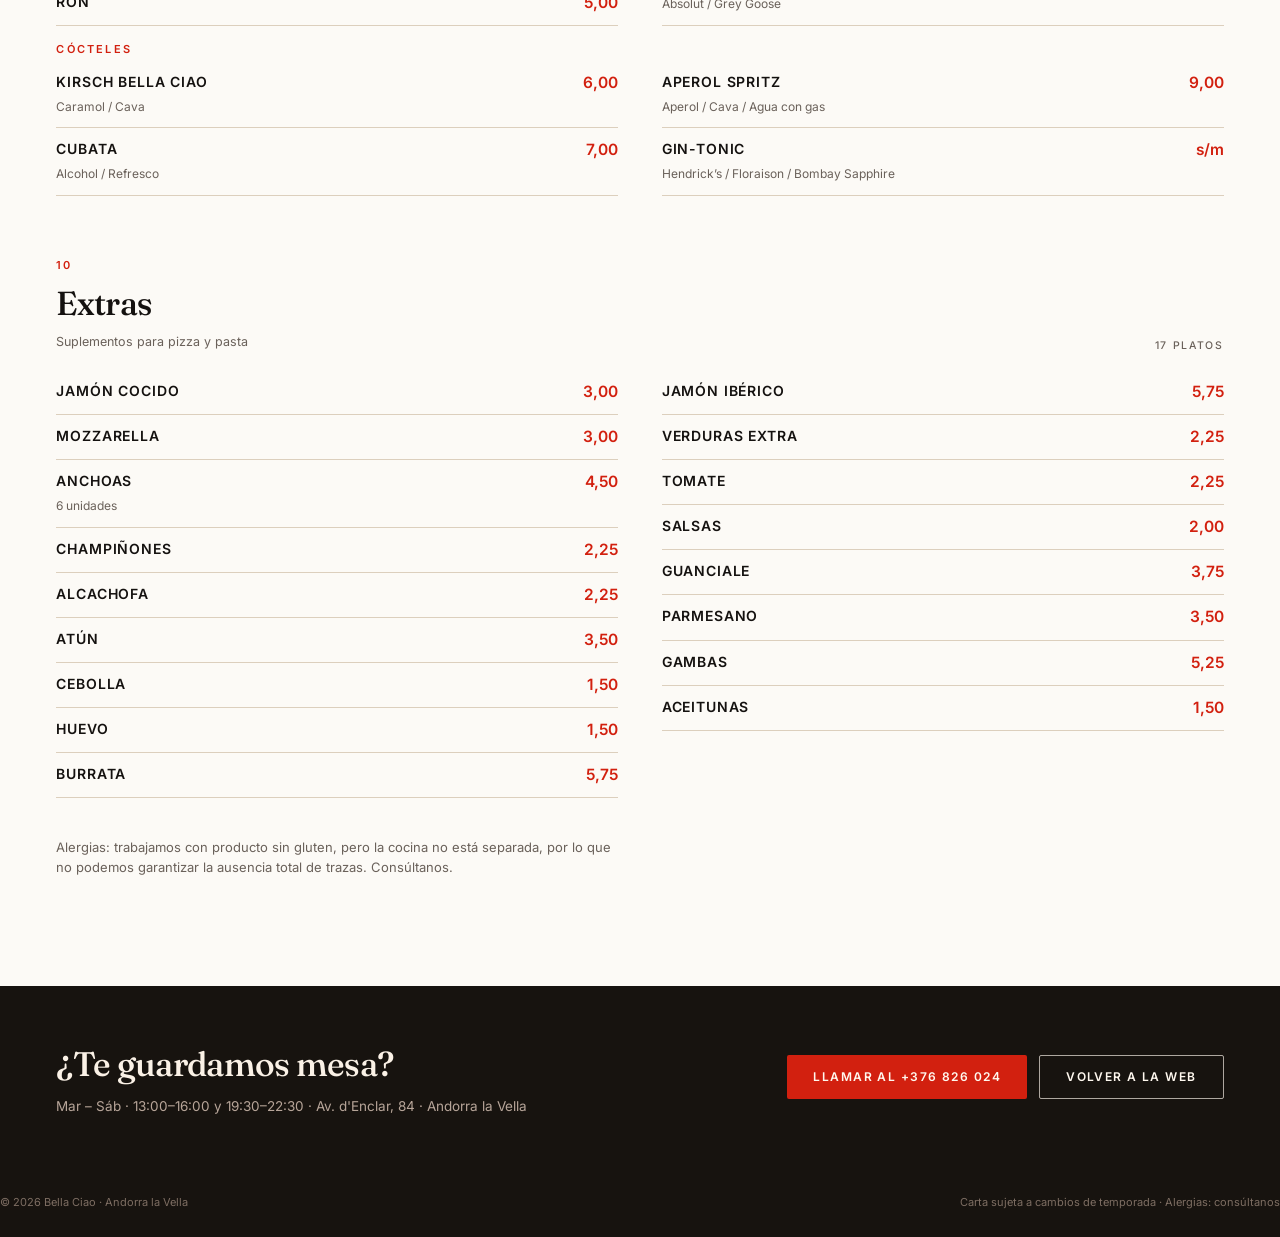
<file: carta.html>
<!doctype html>
<html lang="es">
<head>
  <meta charset="utf-8">
  <meta name="viewport" content="width=device-width, initial-scale=1">
  <title>Carta · Bella Ciao</title>
  <meta name="description" content="Carta completa de Bella Ciao: pizzas, entrantes, ensaladas, pasta, postres, bebidas y vinos. Restaurante y delivery.">
  <link rel="preconnect" href="https://fonts.googleapis.com">
  <link rel="preconnect" href="https://fonts.gstatic.com" crossorigin>
  <link href="https://fonts.googleapis.com/css2?family=Fraunces:opsz,wght@9..144,400;9..144,500;9..144,600&family=Inter:wght@300;400;500;600;700&display=swap" rel="stylesheet">
  <link rel="icon" href="assets/logo.png" type="image/png">
  <link rel="stylesheet" href="assets/site.css">
</head>
<body>

<header class="site-header">
  <div class="wrap header-inner">
    <a class="brand" href="index.html">
      <img src="assets/logo.png" alt="Bella Ciao · Pizza Pasta & Pastry" width="46" height="46">
      <span>CUCINA ITALIANA · ANDORRA</span>
    </a>
    <nav class="nav-links" aria-label="Principal">
      <a href="index.html">Volver a la web</a>
      <a href="index.html#casa">La casa</a>
      <a href="index.html#bodega">Vinos</a>
      <a href="index.html#visitanos">Visítanos</a>
    </nav>
    <div class="switchers">
      <div class="seg" role="group" aria-label="Canal">
        <button type="button" data-channel="restaurant" aria-pressed="true">Restaurante</button>
        <button type="button" data-channel="delivery" aria-pressed="false">Delivery</button>
      </div>
      <div class="langs" role="group" aria-label="Idioma">
        <button type="button" data-lang="es" aria-pressed="true">ES</button>
        <button type="button" data-lang="ca" aria-pressed="false">CA</button>
        <button type="button" data-lang="fr" aria-pressed="false">FR</button>
        <button type="button" data-lang="en" aria-pressed="false">EN</button>
      </div>
    </div>
    <a class="btn btn-dark btn-call" href="tel:+376826024" aria-label="Llamar al +376 826 024">
      <svg width="14" height="14" viewBox="0 0 24 24" fill="none" stroke="currentColor" stroke-width="2" aria-hidden="true"><path d="M22 16.92v3a2 2 0 0 1-2.18 2 19.79 19.79 0 0 1-8.63-3.07 19.5 19.5 0 0 1-6-6A19.79 19.79 0 0 1 2.12 4.18 2 2 0 0 1 4.11 2h3a2 2 0 0 1 2 1.72c.13.96.36 1.9.7 2.81a2 2 0 0 1-.45 2.11L8.09 9.91a16 16 0 0 0 6 6l1.27-1.27a2 2 0 0 1 2.11-.45c.9.34 1.85.57 2.81.7A2 2 0 0 1 22 16.92z"/></svg>
      <span data-call-label>Llamar</span>
    </a>
  </div>
</header>

<main>
  <section class="page-head">
    <div class="wrap">
      <p class="eyebrow">LA CARTA · 2026</p>
      <h1 class="h-section" id="menu-title" style="margin-top:12px;max-width:20ch">Toda la carta, de un vistazo.</h1>
      <p class="lead" id="menu-intro"></p>
      <div class="meta-pills">
        <span>Precios en euros · IVA incluido</span>
        <span>Extras y suplementos al final</span>
        <span>Actualizada en octubre de 2026</span>
      </div>
    </div>
  </section>

  <div class="wrap menu-body">
    <div class="index" id="menu-index" data-noi18n></div>
    <div id="menu-body"></div>
    <p class="notice" style="margin-top:40px">Alergias: trabajamos con producto sin gluten, pero la cocina no está separada, por lo que no podemos garantizar la ausencia total de trazas. Consúltanos.</p>
  </div>

  <section class="end-band">
    <div class="wrap">
      <div>
        <h2>¿Te guardamos mesa?</h2>
        <p>Mar – Sáb · 13:00–16:00 y 19:30–22:30 · Av. d'Enclar, 84 · Andorra la Vella</p>
      </div>
      <div class="end-actions">
        <a class="btn btn-wine" href="tel:+376826024">Llamar al +376 826 024</a>
        <a class="btn btn-ghost-light" href="index.html">VOLVER A LA WEB</a>
      </div>
    </div>
  </section>
</main>

<footer class="site-footer" style="padding-block:26px">
  <div class="wrap footer-bottom" style="margin:0;padding:0;border:0">
    <span>© 2026 Bella Ciao · Andorra la Vella</span>
    <span>Carta sujeta a cambios de temporada · Alergias: consúltanos</span>
  </div>
</footer>

<script src="assets/menu-data.js"></script>
<script src="assets/i18n.js"></script>
<script src="assets/app.js"></script>
</body>
</html>
</file>
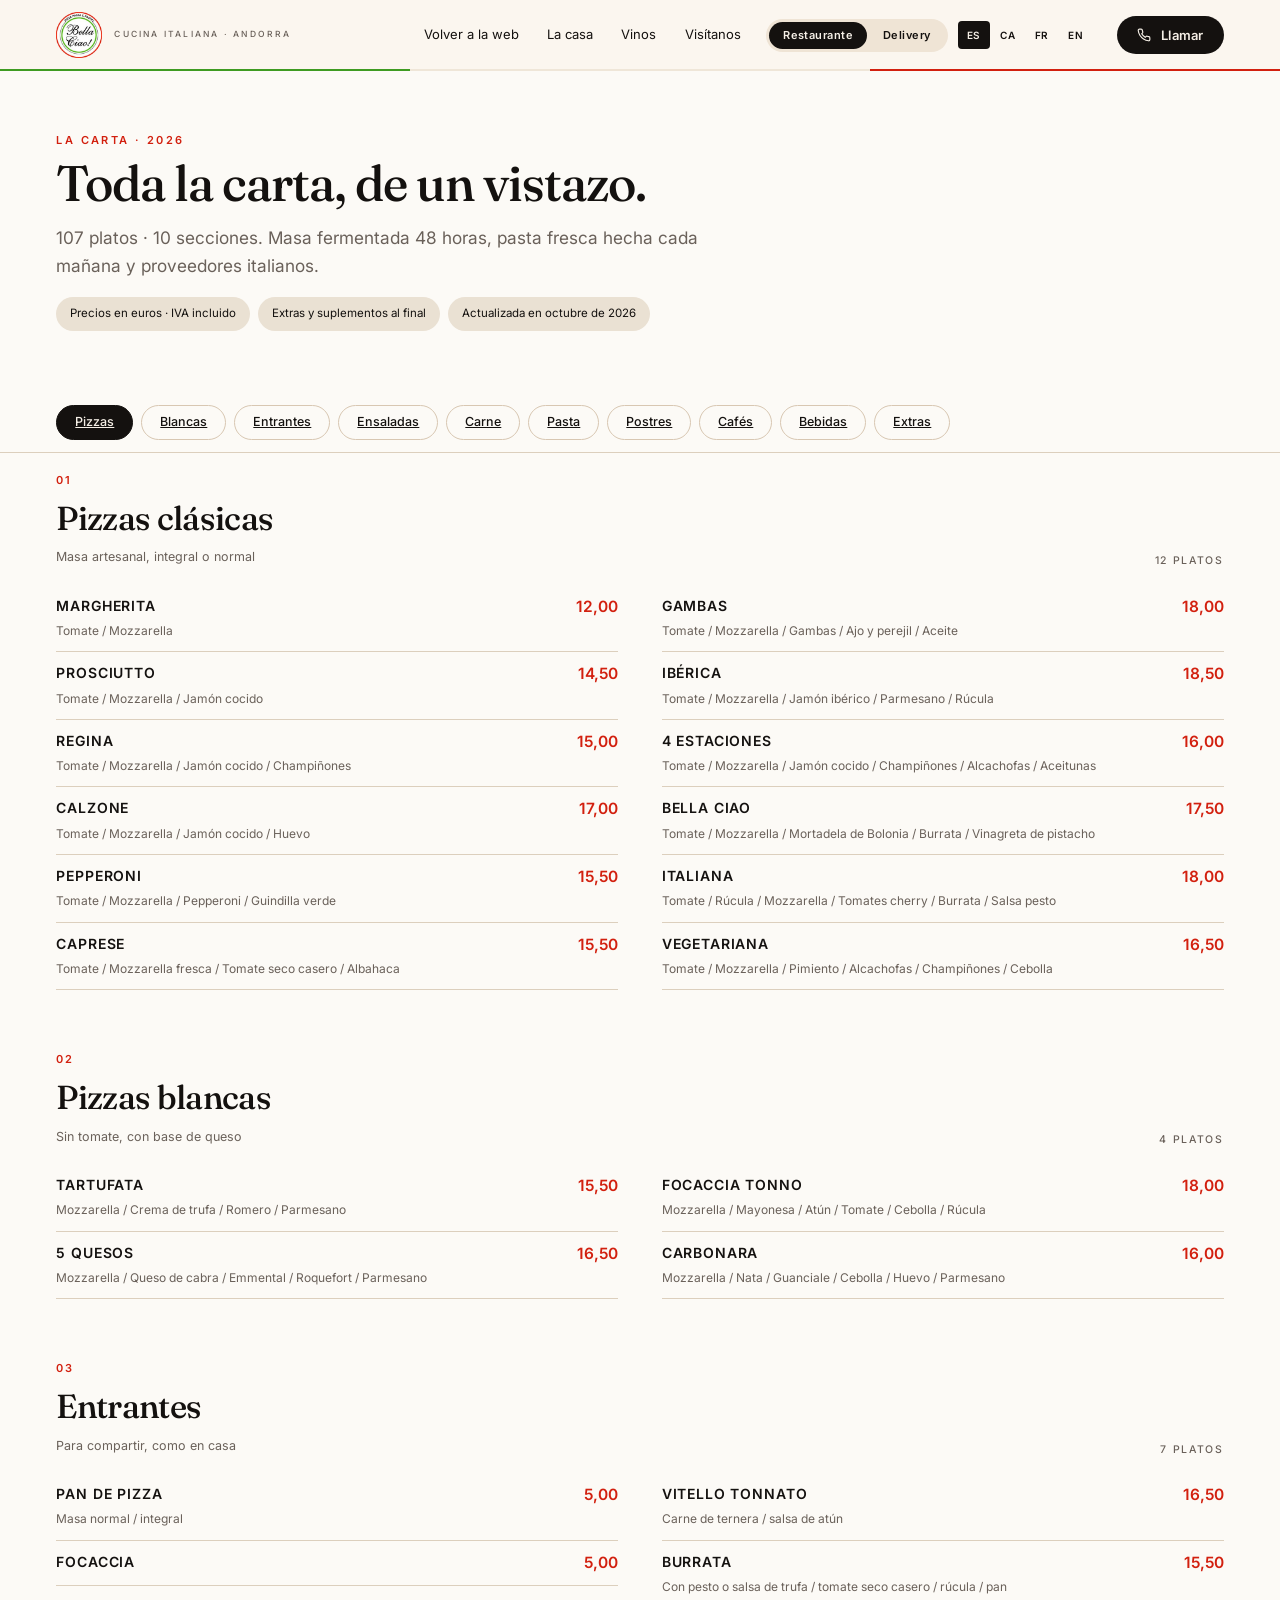
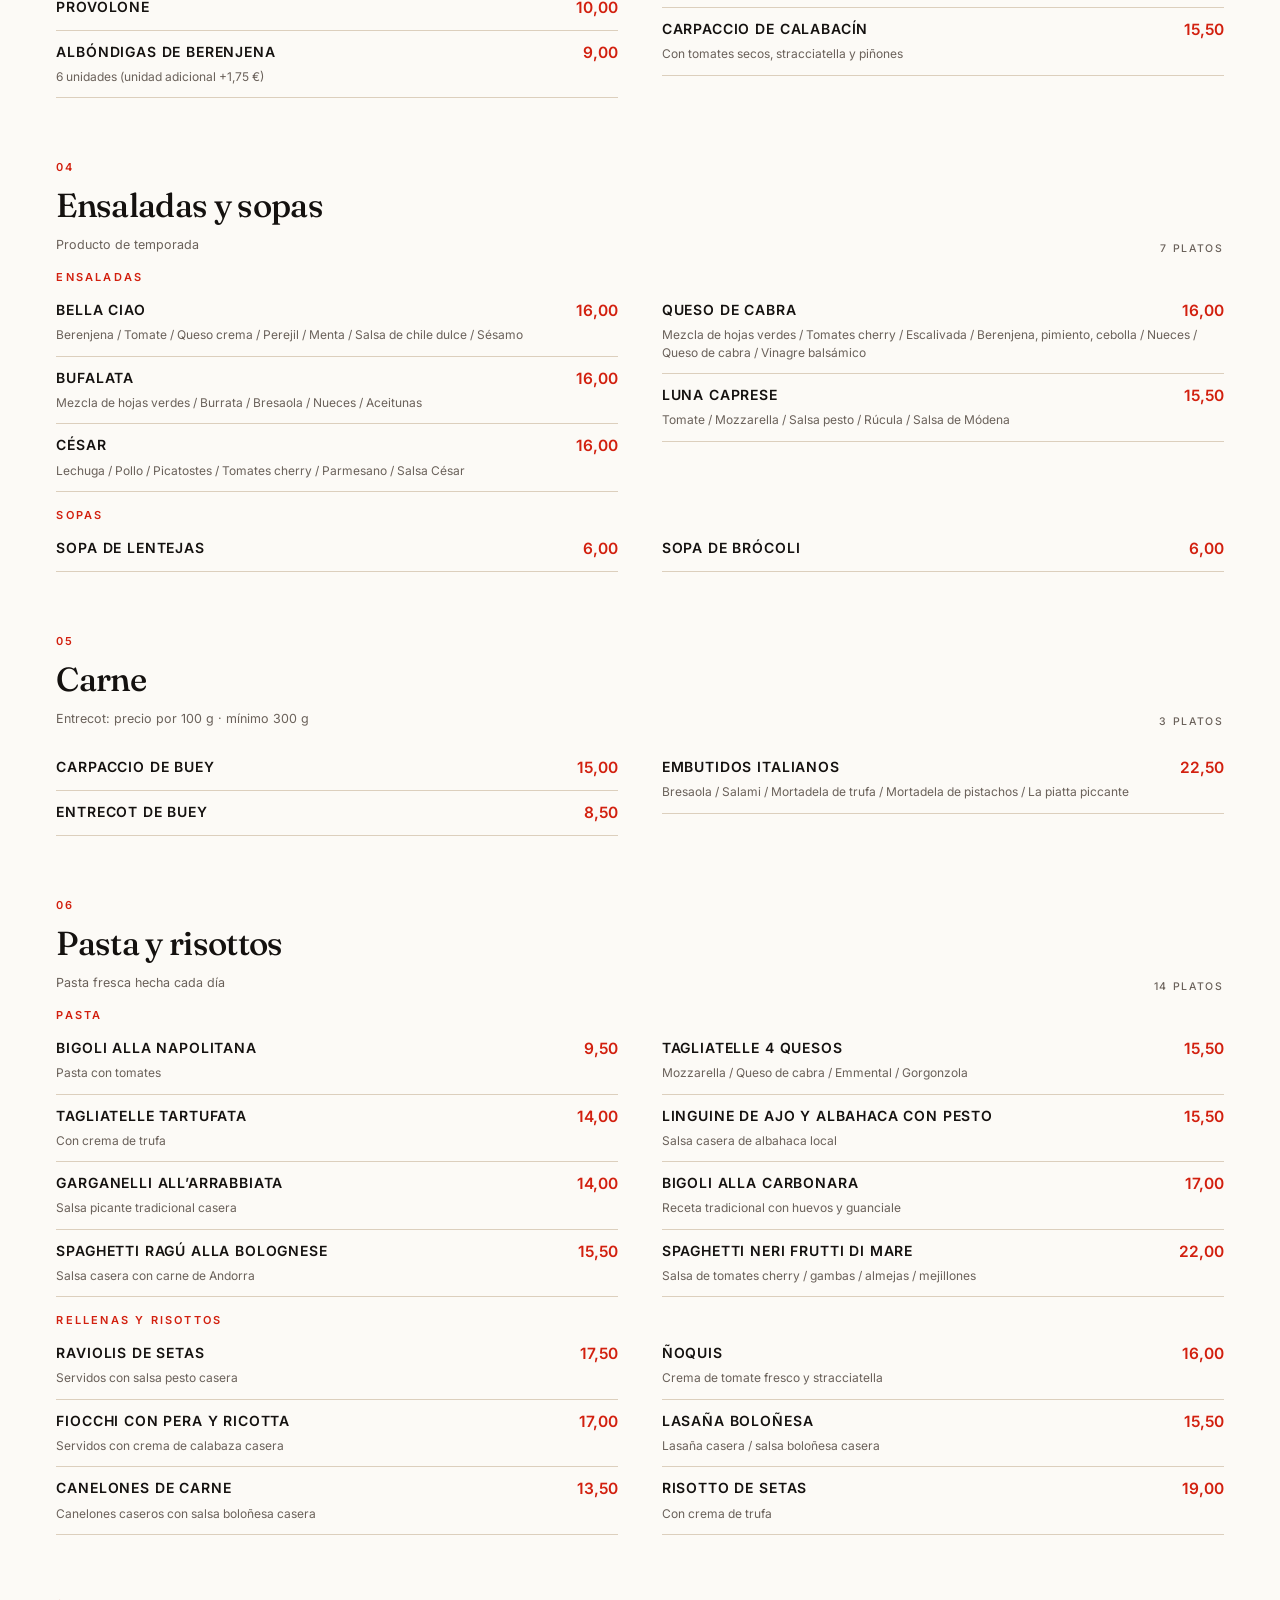
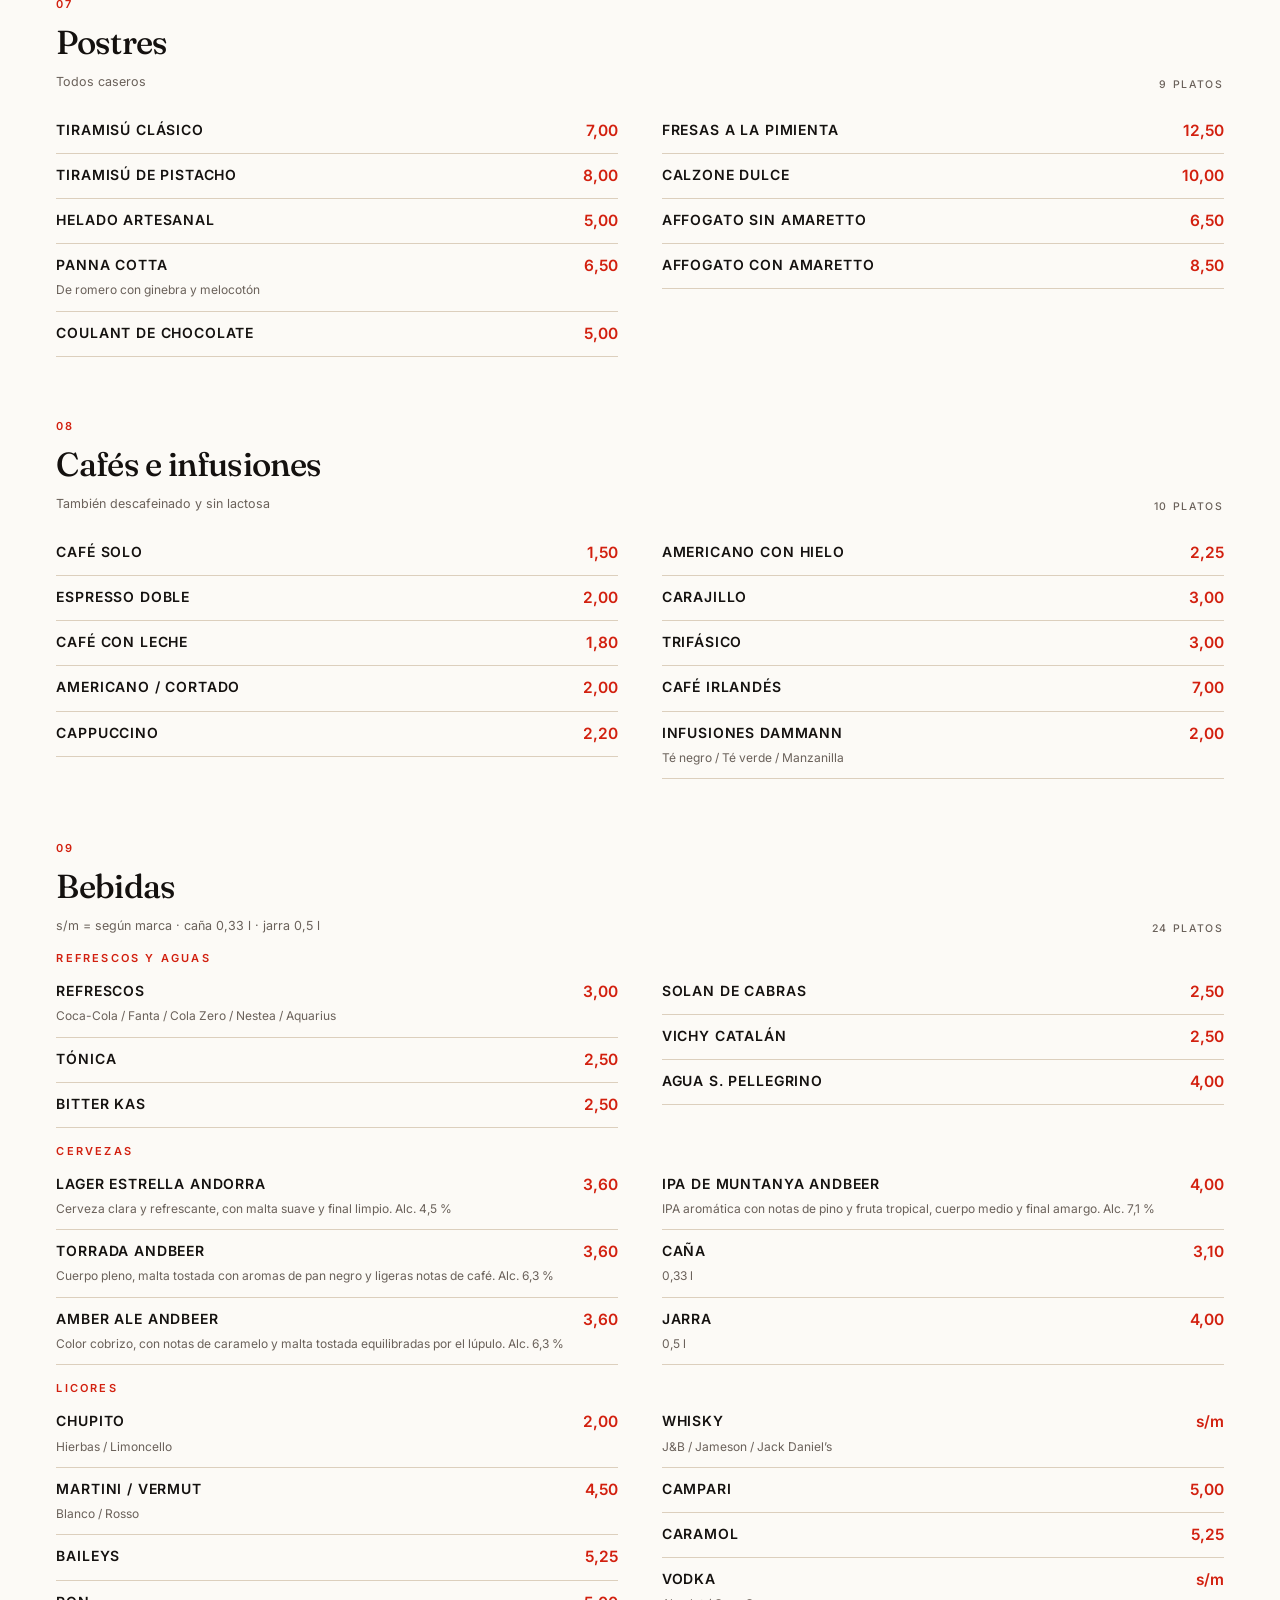
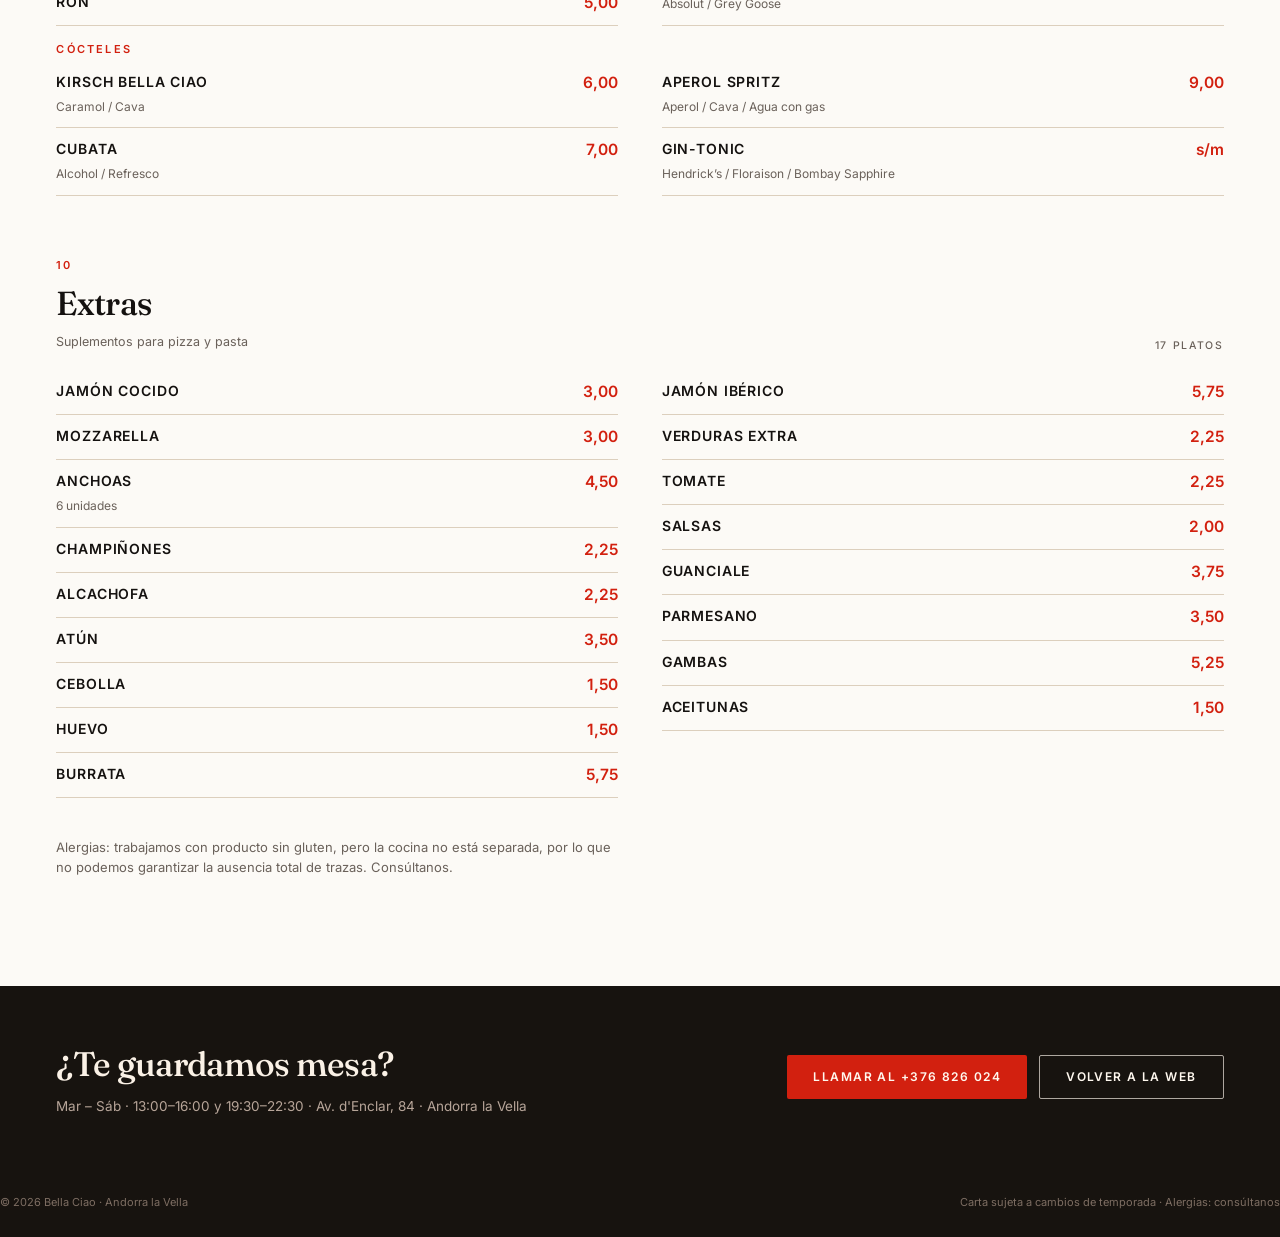
<file: movil-carta.html>
<!doctype html>
<html lang="es">
<head>
  <meta charset="utf-8">
  <meta name="viewport" content="width=device-width, initial-scale=1">
  <title>Bella Ciao</title>
  <link rel="canonical" href="carta.html">
  <meta http-equiv="refresh" content="0;url=carta.html">
  <script>location.replace('carta.html' + location.search + location.hash);</script>
</head>
<body></body>
</html>
</file>
<file: assets/site.css>
/* Bella Ciao — hoja de estilos responsive */
:root {
  /* Paleta derivada del logo: rojo y verde del emblema, negro y blanco */
  --red: #D2200F;
  --red-dark: #B01A0C;
  --green: #3E9B22;
  --green-deep: #2F7D1E;
  --ink: #14110F;
  --ink-soft: #6A615A;
  --bg: #FCFAF6;
  --cream: #F5EFE6;
  --sand: #EAE1D3;
  --dark: #17130F;
  --line: #DCCFBD;
  --paper: #FFFDFA;
  --wine: var(--red);
  --clay: #E8796A;
  --serif: 'Fraunces', Georgia, 'Times New Roman', serif;
  --sans: 'Inter', system-ui, -apple-system, 'Segoe UI', sans-serif;
  --max: 1440px;
  --pad: clamp(20px, 4.4vw, 64px);
  --section: clamp(56px, 7.5vw, 96px);
}

*, *::before, *::after { box-sizing: border-box; }
html { -webkit-text-size-adjust: 100%; scroll-behavior: smooth; scroll-padding-top: 96px; }
body {
  margin: 0;
  background: var(--bg);
  color: var(--ink);
  font-family: var(--sans);
  font-size: 16px;
  line-height: 1.55;
  -webkit-font-smoothing: antialiased;
  text-rendering: optimizeLegibility;
}
img { max-width: 100%; display: block; }
a { color: inherit; }
button { font: inherit; }
:focus-visible { outline: 2px solid var(--wine); outline-offset: 3px; }

.wrap { width: 100%; max-width: var(--max); margin-inline: auto; padding-inline: var(--pad); }

/* ---------------------------------------------------------------- type */
.eyebrow {
  font: 600 11px/1 var(--sans);
  letter-spacing: .22em;
  text-transform: uppercase;
  color: var(--wine);
  margin: 0;
}
h1, h2, h3 { font-family: var(--serif); font-weight: 500; margin: 0; letter-spacing: -.02em; }
.h-display { font-size: clamp(42px, 6.4vw, 88px); line-height: .98; }
.h-section { font-size: clamp(30px, 3.9vw, 56px); line-height: 1.04; }
.h-block { font-size: clamp(24px, 2.6vw, 34px); line-height: 1.1; }
.lead { font-size: clamp(15px, 1.35vw, 18px); line-height: 1.6; color: var(--ink-soft); margin: 0; max-width: 60ch; }
.muted { color: var(--ink-soft); }

/* -------------------------------------------------------------- header */
.site-header {
  position: sticky;
  overflow: visible;
  top: 0;
  z-index: 60;
  background: rgba(251, 246, 238, .94);
  backdrop-filter: saturate(140%) blur(10px);
  border-bottom: 1px solid #EADCC9;
}
.site-header::after {
  content: "";
  position: absolute; left: 0; right: 0; bottom: -1px; height: 2px;
  background: linear-gradient(90deg, var(--green) 0 32%, #EFE6D8 32% 68%, var(--red) 68% 100%);
}
.header-inner {
  display: flex;
  align-items: center;
  gap: clamp(10px, 2vw, 28px);
  padding-block: 12px;
  min-height: 64px;
  flex-wrap: wrap;
}
.brand { display: flex; align-items: center; gap: 12px; text-decoration: none; margin-right: auto; }
.brand img { width: 46px; height: 46px; flex: 0 0 auto; }
.brand span { font: 500 8.5px/1.4 var(--sans); letter-spacing: .26em; color: var(--ink-soft); }

.nav-links { display: flex; gap: clamp(14px, 2.2vw, 34px); }
.nav-links a {
  font-size: 13px;
  text-decoration: none;
  color: var(--ink);
  padding: 4px 0;
  border-bottom: 1px solid transparent;
  transition: border-color .2s;
}
.nav-links a:hover { border-color: var(--wine); }

.switchers { display: flex; align-items: center; gap: 10px; }
.seg { display: flex; padding: 3px; gap: 2px; background: #EFE4D5; border-radius: 999px; }
.seg button {
  border: 0; background: transparent; cursor: pointer;
  border-radius: 999px; padding: 8px 14px;
  font: 600 11px/1 var(--sans); letter-spacing: .04em; color: var(--ink);
  transition: background .18s, color .18s;
}
.seg button[aria-pressed="true"] { background: var(--ink); color: var(--cream); }
.langs { display: flex; gap: 2px; }
.langs button {
  border: 0; background: transparent; cursor: pointer;
  width: 32px; height: 28px; border-radius: 4px;
  font: 600 10px/1 var(--sans); letter-spacing: .04em; color: var(--ink);
  transition: background .18s, color .18s;
}
.langs button[aria-pressed="true"] { background: var(--ink); color: var(--cream); }

.btn {
  display: inline-flex; align-items: center; justify-content: center; gap: 10px;
  padding: 15px 26px; border-radius: 2px; border: 0; cursor: pointer;
  font: 600 12px/1 var(--sans); letter-spacing: .12em; text-transform: uppercase;
  text-decoration: none; transition: transform .15s ease, opacity .2s;
}
.btn:hover { opacity: .92; }
.btn:active { transform: translateY(1px); }
.btn-wine { background: var(--wine); color: #FFF8EF; }
.btn-dark { background: var(--ink); color: var(--cream); }
.btn-call { border-radius: 999px; padding: 12px 20px; letter-spacing: .02em; text-transform: none; font-size: 13px; }
.btn-ghost-light { background: transparent; color: #FFF8EF; border: 1px solid rgba(255, 248, 239, .65); }
.btn-ghost-dark { background: transparent; color: var(--ink); border: 1px solid #D6C3AC; }
.btn-full { width: 100%; }

/* ---------------------------------------------------------------- hero */
.hero {
  position: relative;
  display: flex;
  align-items: flex-end;
  min-height: clamp(560px, 84vh, 840px);
  background: url('../images/generated.png') center 35% / cover no-repeat;
  color: #FFF8EF;
  overflow: hidden;
}
.hero::after {
  content: "";
  position: absolute; inset: 0;
  background:
    linear-gradient(90deg, rgba(23,15,12,.62) 0%, rgba(23,15,12,.28) 42%, rgba(23,15,12,0) 72%),
    linear-gradient(180deg, rgba(23,15,12,.34) 0%, rgba(23,15,12,.05) 32%, rgba(23,15,12,.72) 72%, rgba(23,15,12,.96) 100%);
}
.hero-inner { position: relative; z-index: 2; padding-block: clamp(40px, 7vh, 88px); display: flex; flex-direction: column; gap: clamp(16px, 2vw, 26px); align-items: flex-start; }
.hero .eyebrow { color: #FFE4D2; }
.hero h1 { color: #FFF8EF; max-width: 15ch; text-shadow: 0 2px 30px rgba(0,0,0,.35); }
.hero p { color: #EFE1D4; max-width: 56ch; font-size: clamp(15px, 1.35vw, 18px); margin: 0; }
.hero-actions { display: flex; flex-wrap: wrap; gap: 12px; }

.badges { background: var(--dark); color: #C9B7AB; }
.badges .wrap { display: flex; flex-wrap: wrap; gap: 12px clamp(18px, 4vw, 56px); justify-content: space-between; padding-block: 14px; }
.badges span { font: 500 10.5px/1.4 var(--sans); letter-spacing: .18em; }

/* ---------------------------------------------------------------- info */
.info { background: var(--paper); border-block: 1px solid #E6D7C3; }
.info .wrap { display: grid; grid-template-columns: repeat(3, 1fr); gap: 0; }
.info-cell { padding: 26px clamp(16px, 2.2vw, 40px) 26px 0; display: flex; flex-direction: column; gap: 8px; }
.info-cell + .info-cell { border-left: 1px solid #E2D2BE; padding-left: clamp(16px, 2.2vw, 40px); }
.info-cell .label { display: flex; align-items: center; gap: 9px; font: 600 11px/1 var(--sans); letter-spacing: .22em; color: var(--wine); }
.info-cell .label svg { width: 15px; height: 15px; }
.info-cell strong { font: 600 clamp(16px, 1.5vw, 19px)/1.35 var(--sans); }
.info-cell small { font-size: 13px; color: var(--ink-soft); }
.info-cell a { font-size: 12px; font-weight: 600; color: var(--wine); text-decoration: underline; text-underline-offset: 3px; }

/* ------------------------------------------------------------ sections */
.section { padding-block: var(--section); }
.section-cream { background: var(--cream); }
.section-dark { background: var(--dark); color: #FAF1E6; }
.section-sand { background: var(--sand); }
.section-head { display: flex; flex-wrap: wrap; align-items: flex-end; justify-content: space-between; gap: 24px 40px; margin-bottom: clamp(28px, 4vw, 56px); }
.section-head > div { display: flex; flex-direction: column; gap: 14px; max-width: 720px; }
.section-dark .eyebrow { color: var(--clay); }
.section-dark .lead, .section-dark p { color: #CDBCB0; }

/* --------------------------------------------------------------- carta */
.tabs { display: flex; flex-wrap: wrap; gap: 8px; margin-bottom: clamp(20px, 3vw, 34px); }
.tab {
  border: 1px solid #D8C7B2; background: transparent; border-radius: 999px;
  padding: 10px 18px; font: 500 12.5px/1 var(--sans); color: var(--ink); cursor: pointer;
}
.tab:hover { border-color: var(--wine); color: var(--wine); }
.menu-panel { background: var(--cream); border-radius: 3px; padding: clamp(20px, 3.4vw, 52px); }
.menu-panel-head { display: flex; flex-direction: column; gap: 8px; margin-bottom: 8px; }
.menu-panel-head h3 { font-size: clamp(24px, 2.6vw, 32px); }
.menu-panel-head p { margin: 0; font-size: 13px; color: var(--ink-soft); }

.menu-block { margin-bottom: clamp(38px, 5vw, 64px); }
.menu-block:last-child { margin-bottom: 0; }
.block-head { display: flex; flex-wrap: wrap; justify-content: space-between; align-items: flex-end; gap: 12px 24px; margin-bottom: 18px; }
.block-head .num { font: 600 11px/1 var(--sans); letter-spacing: .18em; color: var(--wine); }
.block-head h3 { font-size: clamp(24px, 2.6vw, 34px); margin-top: 6px; }
.block-head p { margin: 4px 0 0; font-size: 12.5px; color: var(--ink-soft); }
.block-head .count { font: 500 10.5px/1 var(--sans); letter-spacing: .16em; color: var(--ink-soft); white-space: nowrap; }

.menu-group-label { font: 600 11px/1 var(--sans); letter-spacing: .2em; color: var(--wine); text-transform: uppercase; margin: 18px 0 6px; }
.menu-cols { display: grid; grid-template-columns: 1fr 1fr; column-gap: clamp(24px, 3.4vw, 48px); }
.menu-col { min-width: 0; }
.menu-row { display: flex; flex-direction: column; gap: 5px; padding: 12px 0; border-bottom: 1px solid var(--line); }
.menu-line { display: flex; justify-content: space-between; align-items: flex-start; gap: 16px; }
.menu-name { font: 600 14px/1.3 var(--sans); letter-spacing: .06em; text-transform: uppercase; }
.menu-price { font: 600 15.5px/1.3 var(--sans); color: var(--wine); white-space: nowrap; }
.menu-desc { font-size: 12px; line-height: 1.45; color: var(--ink-soft); }

.index {
  position: sticky;
  top: var(--header-h, 72px);
  z-index: 45;
  display: flex;
  flex-wrap: wrap;
  gap: 8px;
  margin: 0 calc(var(--pad) * -1) 22px;
  padding: 12px var(--pad);
  background: var(--bg);
  border-bottom: 1px solid var(--line);
  transition: box-shadow .2s ease;
}
.index.is-stuck { box-shadow: 0 10px 20px -18px rgba(20, 17, 15, .55); }
.tab.is-active { background: var(--ink); border-color: var(--ink); color: var(--cream); }

.notice { font-size: 13px; line-height: 1.5; color: var(--ink-soft); max-width: 70ch; }

/* -------------------------------------------------------------- cards */
.cards { display: grid; grid-template-columns: repeat(auto-fit, minmax(260px, 1fr)); gap: clamp(20px, 2.4vw, 28px); }
.card { display: flex; flex-direction: column; gap: 14px; }
.card img { width: 100%; aspect-ratio: 4 / 3; object-fit: cover; border-radius: 2px; }
.card-top { display: flex; justify-content: space-between; align-items: baseline; gap: 16px; }
.card-top h3 { font-size: clamp(19px, 2vw, 23px); text-transform: uppercase; letter-spacing: .02em; }
.card p { margin: 0; font-size: 14px; color: var(--ink-soft); }
.price { font: 600 15px/1.3 var(--sans); color: var(--wine); white-space: nowrap; }

/* --------------------------------------------------------------- casa */
.split { display: grid; grid-template-columns: 1.05fr 1fr; gap: clamp(28px, 4vw, 64px); align-items: center; }
.split img { width: 100%; height: 100%; max-height: 620px; object-fit: cover; border-radius: 2px; }
.stack { display: flex; flex-direction: column; gap: clamp(16px, 2vw, 22px); }
.quote { border-left: 2px solid var(--green); padding-left: 20px; display: flex; flex-direction: column; gap: 8px; }
.quote p { font: italic 500 clamp(17px, 1.7vw, 21px)/1.4 var(--serif); color: #F3E6D8; margin: 0; }
.quote small { font: 500 10.5px/1 var(--sans); letter-spacing: .2em; color: #9C8A7C; }
.stats { display: flex; flex-wrap: wrap; gap: clamp(20px, 4vw, 44px); }
.stats div { display: flex; flex-direction: column; gap: 6px; }
.stats b { font: 500 clamp(24px, 2.4vw, 30px)/1 var(--serif); color: #FAF1E6; }
.stats span { font: 500 9.5px/1 var(--sans); letter-spacing: .18em; color: #9C8A7C; }

/* ------------------------------------------------------------- reviews */
.reviews { display: grid; grid-template-columns: repeat(auto-fit, minmax(240px, 1fr)); gap: clamp(20px, 3vw, 30px); }
.review { border-left: 1px solid #DCC9B2; padding-left: 24px; display: flex; flex-direction: column; gap: 14px; }
.review .stars { color: var(--wine); letter-spacing: .16em; font-size: 13px; }
.review blockquote { margin: 0; font: 400 clamp(17px, 1.7vw, 19px)/1.45 var(--serif); color: var(--ink); }
.review small { font-size: 12px; color: var(--ink-soft); }
.review b { font-size: 13px; font-weight: 600; }

/* --------------------------------------------------------------- visit */
.visit { display: grid; grid-template-columns: 1fr 1fr; gap: clamp(24px, 3.6vw, 56px); align-items: start; }
.hours { margin: 8px 0 0; }
.hours-row { display: flex; justify-content: space-between; gap: 20px; padding: 11px 0; border-bottom: 1px solid #E4D5C1; font-size: 14px; }
.hours-row em { color: var(--red-dark); font-style: italic; }
.hours-row strong { font-weight: 500; }
.map-card { border: 1px solid #E0D0BA; border-radius: 3px; overflow: hidden; background: var(--sand); }
.map-card img { width: 100%; aspect-ratio: 4 / 3; object-fit: cover; }
.map-foot { display: flex; flex-wrap: wrap; gap: 10px 20px; justify-content: space-between; padding: 14px 18px; background: var(--cream); font-size: 13px; }
.map-foot b { font-weight: 600; }
.map-foot a { color: var(--wine); font: 600 11px/1 var(--sans); letter-spacing: .1em; text-decoration: none; }

/* -------------------------------------------------------------- footer */
.site-footer { background: var(--dark); color: #D9CABC; padding-block: 56px 26px; }
.footer-grid { display: grid; grid-template-columns: 1.4fr repeat(3, minmax(120px, auto)); gap: 32px 40px; }
.footer-brand img { width: 62px; height: 62px; margin-bottom: 16px; }
.footer-brand p { margin: 0; font-size: 14px; color: #A8968A; max-width: 34ch; }
.footer-col h4 { font: 600 9.5px/1 var(--sans); letter-spacing: .22em; color: #8A7A6E; margin: 0 0 14px; }
.footer-col a, .footer-col span { display: block; font-size: 13.5px; color: #D9CABC; text-decoration: none; margin-bottom: 10px; }
.footer-col a:hover { color: #FAF1E6; }
.footer-bottom { display: flex; flex-wrap: wrap; justify-content: space-between; gap: 10px; margin-top: 40px; padding-top: 18px; border-top: 1px solid #3A2F28; font-size: 11px; color: #7E6E63; }

/* ---------------------------------------------------------------- carta page */
.page-head { padding-block: clamp(36px, 5vw, 64px) clamp(16px, 2vw, 24px); }
.page-head .lead { margin-top: 14px; }
.meta-pills { display: flex; flex-wrap: wrap; gap: 8px; margin-top: 18px; }
.meta-pills span { background: var(--sand); border-radius: 999px; padding: 8px 14px; font-size: 11.5px; }
.menu-body { padding-block: clamp(24px, 3vw, 40px) var(--section); }
.menu-count { font: 500 10.5px/1 var(--sans); letter-spacing: .16em; color: var(--ink-soft); }

.end-band { background: var(--dark); color: #FAF1E6; }
.end-band .wrap { display: flex; flex-wrap: wrap; gap: 24px 40px; justify-content: space-between; align-items: center; padding-block: clamp(32px, 4vw, 52px); }
.end-band h2 { font-size: clamp(26px, 3vw, 34px); }
.end-band p { margin: 6px 0 0; font-size: 13.5px; color: #B7A599; }
.end-actions { display: flex; flex-wrap: wrap; gap: 12px; }

/* -------------------------------------------------------- utilities */
.sr-only { position: absolute; width: 1px; height: 1px; padding: 0; margin: -1px; overflow: hidden; clip: rect(0 0 0 0); white-space: nowrap; border: 0; }
[hidden] { display: none !important; }

/* ------------------------------------------------------ breakpoints */
@media (max-width: 1100px) {
  .nav-links { display: none; }
  .header-inner { gap: 10px; }
  .switchers { order: 3; width: 100%; justify-content: space-between; padding-bottom: 8px; }
  .footer-grid { grid-template-columns: 1fr 1fr; }
}

@media (max-width: 1000px) {
  .index {
    flex-wrap: nowrap;
    overflow-x: auto;
    overscroll-behavior-x: contain;
    -webkit-overflow-scrolling: touch;
    scrollbar-width: none;
    -ms-overflow-style: none;
  }
  .index::-webkit-scrollbar { display: none; }
  .index .tab { flex: 0 0 auto; }
}

@media (max-width: 900px) {
  .badges .wrap { display: grid; grid-template-columns: 1fr 1fr; gap: 10px 24px; }
  .badges span { font-size: 9.5px; }
  .info .wrap { grid-template-columns: 1fr; }
  .info-cell { padding: 18px 0; }
  .info-cell + .info-cell { border-left: 0; border-top: 1px solid #E2D2BE; padding-left: 0; }
  .split, .visit { grid-template-columns: 1fr; }
  .split img { max-height: 420px; }
  .menu-cols { grid-template-columns: 1fr; }
  .menu-panel { padding: 22px 18px; }
  .hero { min-height: 78vh; }
  .section-head { margin-bottom: 24px; }
}

@media (max-width: 620px) {
  .brand span { display: none; }
  .brand img { width: 42px; height: 42px; }
  .btn-call { padding: 10px 14px; font-size: 12px; }
  .seg button { padding: 7px 11px; font-size: 10px; }
  .langs button { width: 28px; height: 26px; }
  .hero-actions { width: 100%; }
  .hero-actions .btn { flex: 1 1 100%; }
  .cards { grid-template-columns: 1fr; }
  .reviews { grid-template-columns: 1fr; }
  .footer-grid { grid-template-columns: 1fr; }
  .end-band .wrap { flex-direction: column; align-items: flex-start; }
  .end-actions { width: 100%; }
  .end-actions .btn { flex: 1 1 100%; }
}

@media (max-width: 380px) {
  .btn-call span { display: none; }
  .btn-call { padding: 11px; }
  .brand b { font-size: 15px; letter-spacing: .14em; }
  .hero h1 { font-size: clamp(34px, 10vw, 42px); }
}

@media (prefers-reduced-motion: reduce) {
  html { scroll-behavior: auto; }
  * { transition: none !important; }
}
</file>
